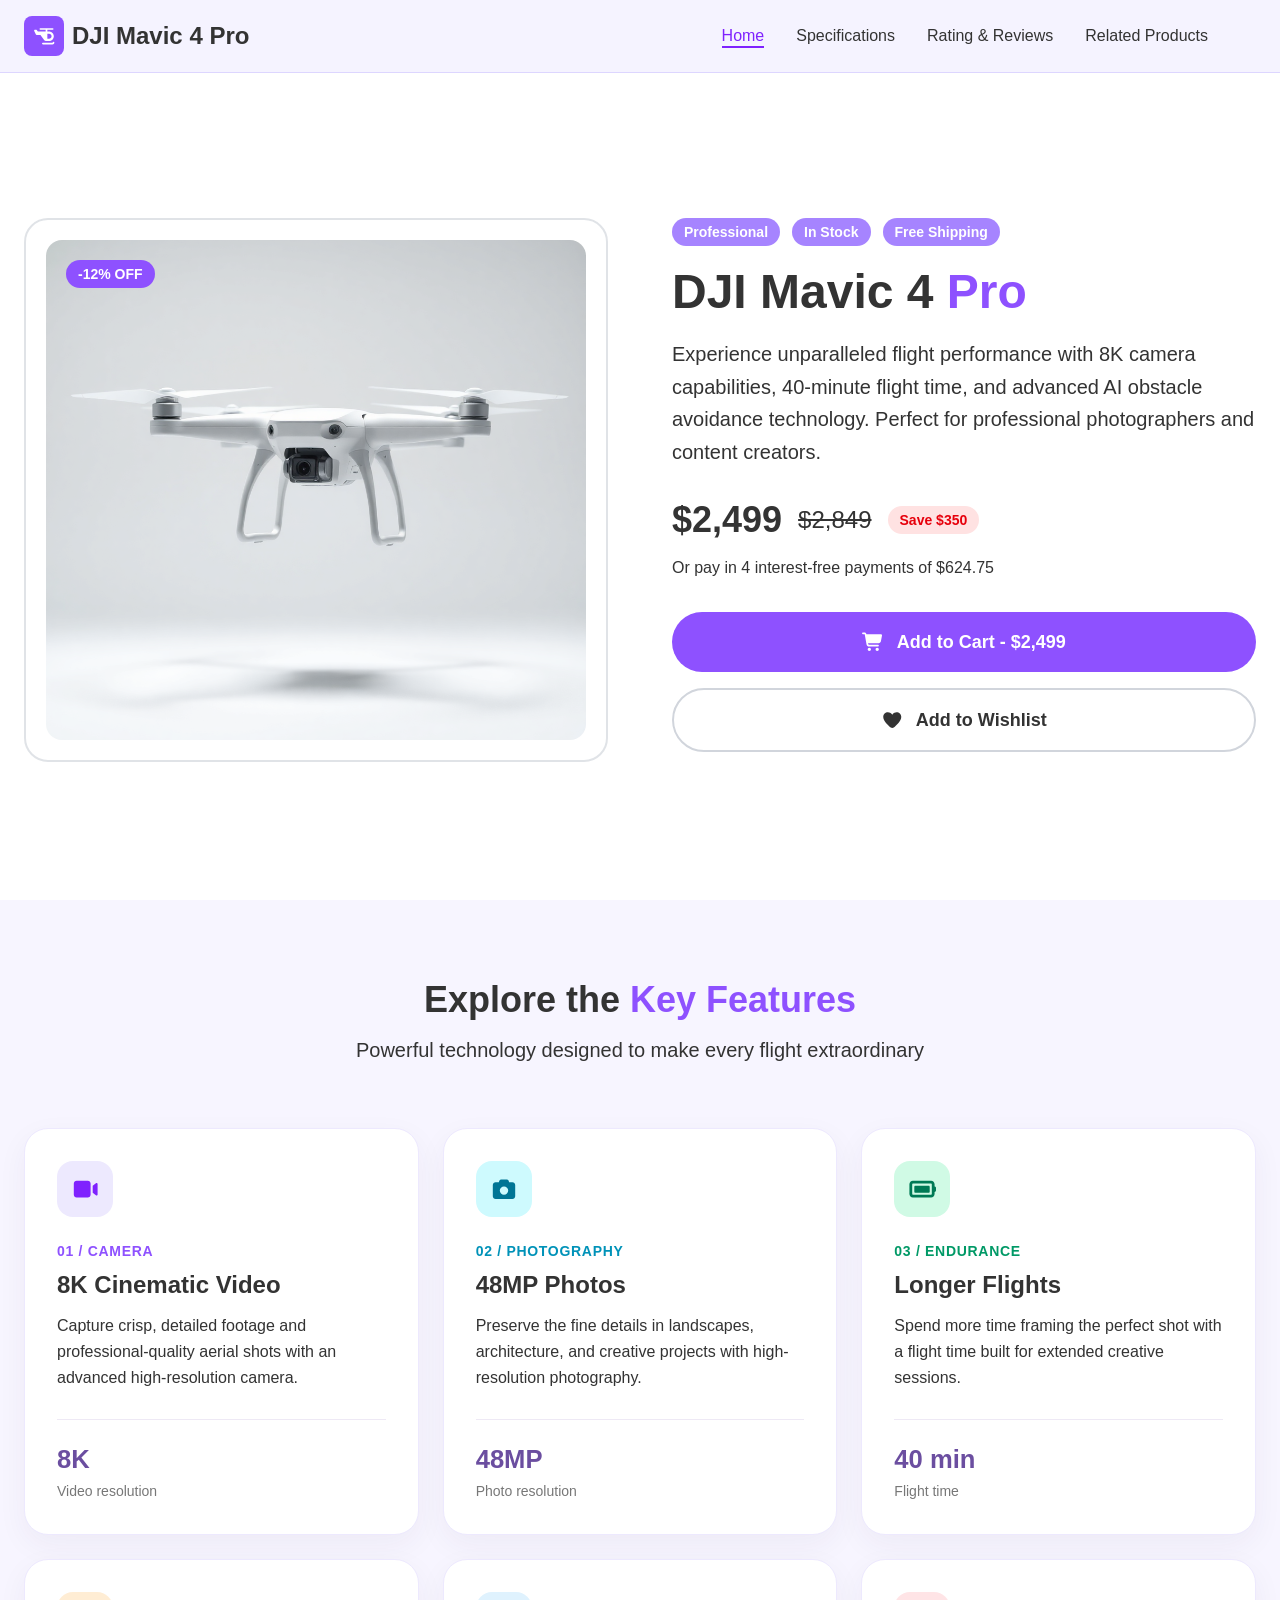
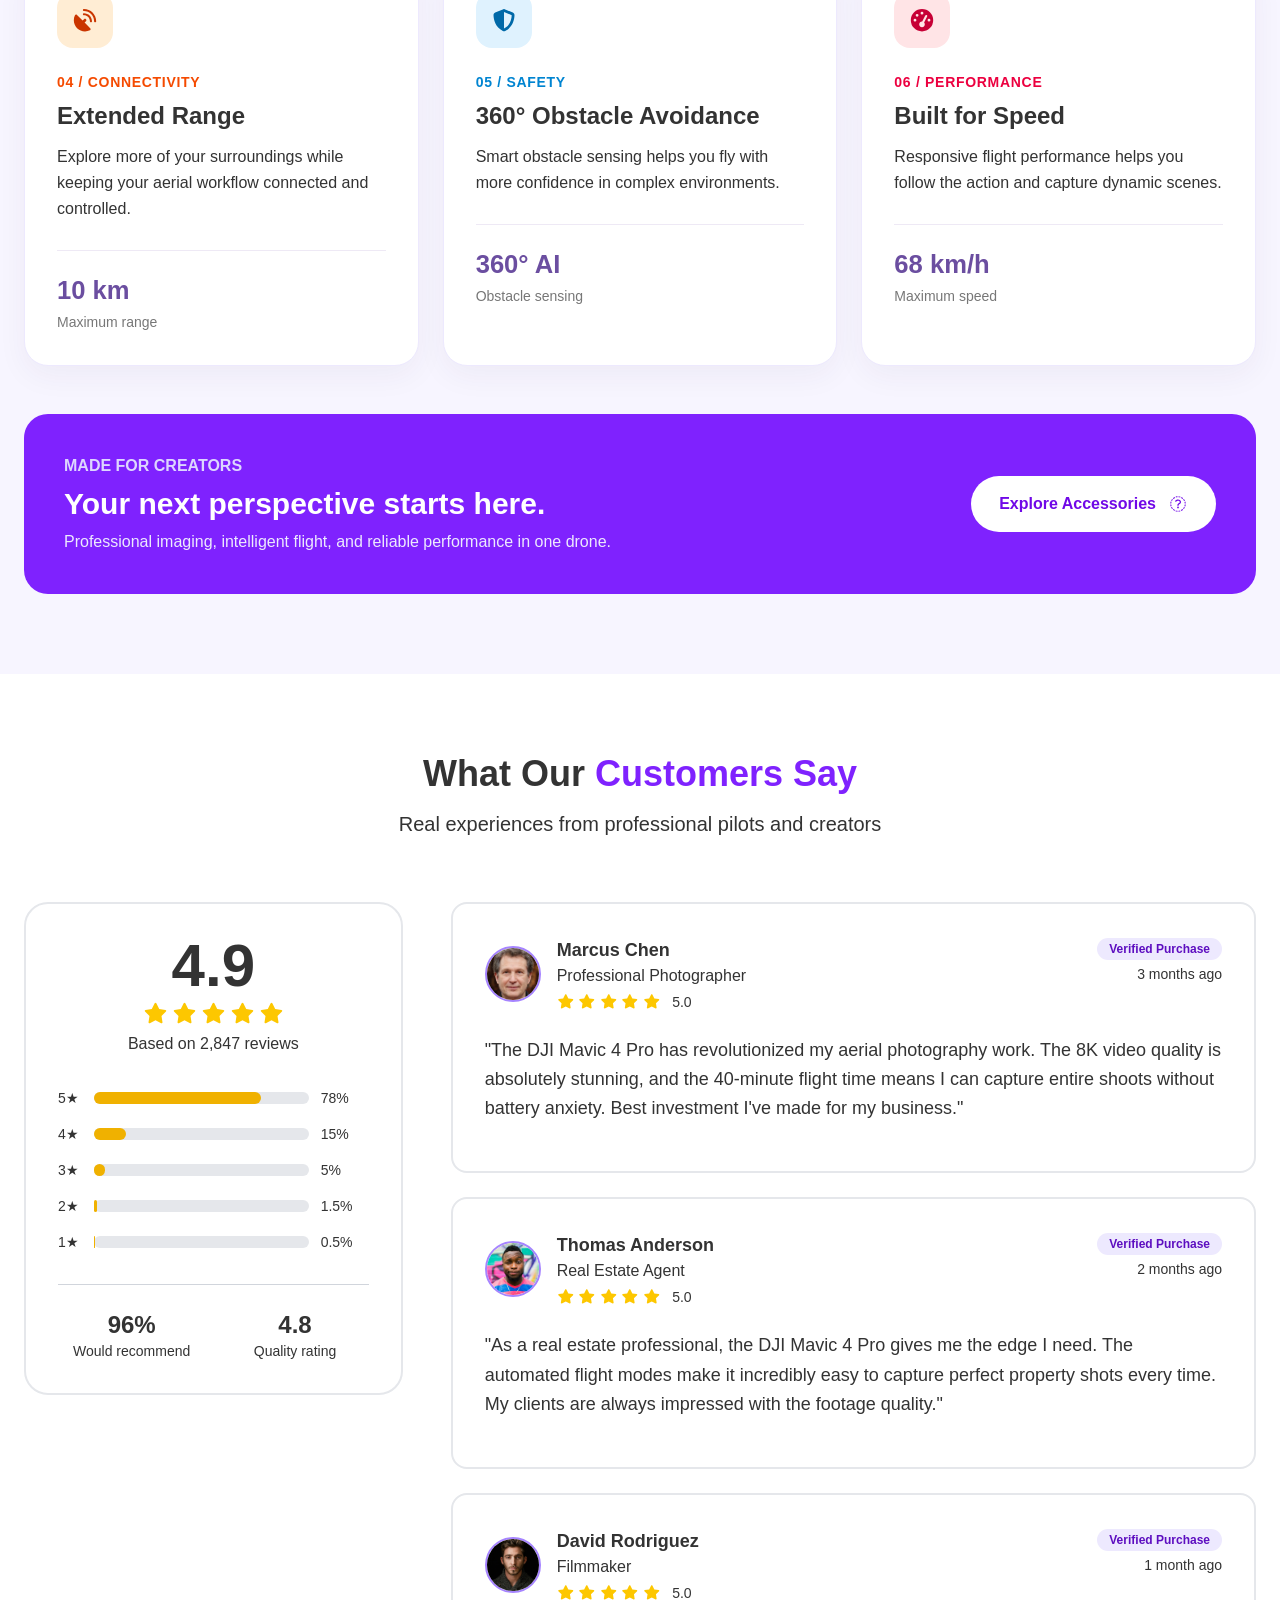
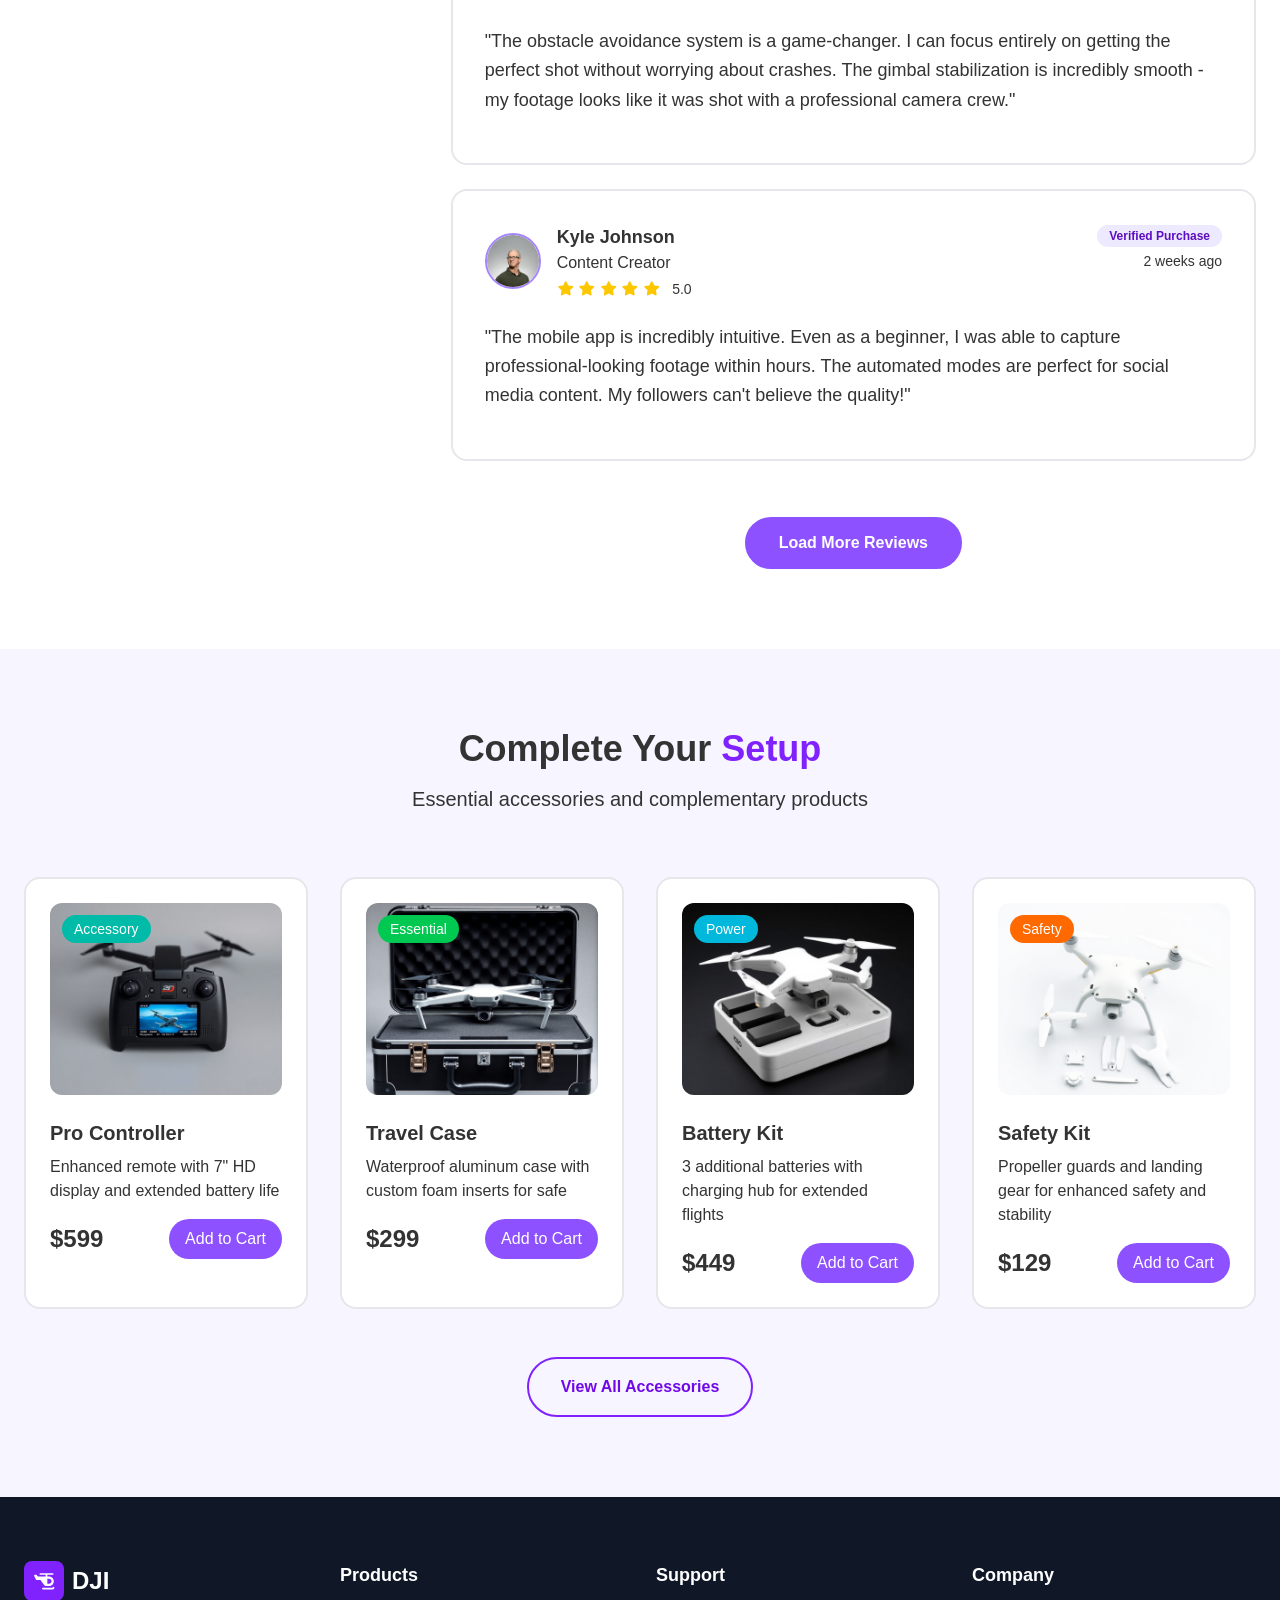
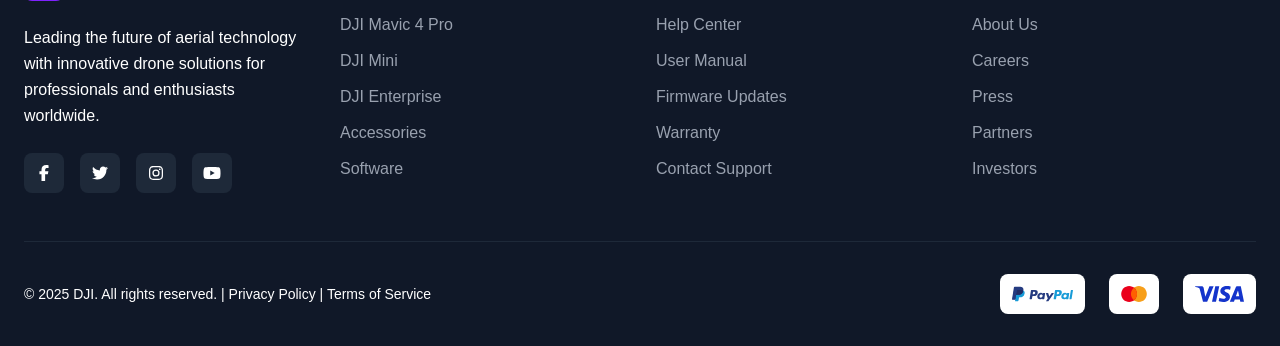
<file: images/DJI Mavic 4 Pro _ The Ultimate Drone.html>
<!DOCTYPE html>
<!-- saved from url=(0033)https://drone-mavic-4.vercel.app/ -->
<html class="fontawesome-i2svg-active fontawesome-i2svg-complete"><head><meta http-equiv="Content-Type" content="text/html; charset=UTF-8">
    
    <title>DJI Mavic 4 Pro | The Ultimate Drone</title>
    <style type="text/css">:root, :host {
  --fa-font-solid: normal 900 1em/1 "Font Awesome 7 Free";
  --fa-font-regular: normal 400 1em/1 "Font Awesome 7 Free";
  --fa-font-light: normal 300 1em/1 "Font Awesome 7 Pro";
  --fa-font-thin: normal 100 1em/1 "Font Awesome 7 Pro";
  --fa-font-duotone: normal 900 1em/1 "Font Awesome 7 Duotone";
  --fa-font-duotone-regular: normal 400 1em/1 "Font Awesome 7 Duotone";
  --fa-font-duotone-light: normal 300 1em/1 "Font Awesome 7 Duotone";
  --fa-font-duotone-thin: normal 100 1em/1 "Font Awesome 7 Duotone";
  --fa-font-brands: normal 400 1em/1 "Font Awesome 7 Brands";
  --fa-font-sharp-solid: normal 900 1em/1 "Font Awesome 7 Sharp";
  --fa-font-sharp-regular: normal 400 1em/1 "Font Awesome 7 Sharp";
  --fa-font-sharp-light: normal 300 1em/1 "Font Awesome 7 Sharp";
  --fa-font-sharp-thin: normal 100 1em/1 "Font Awesome 7 Sharp";
  --fa-font-sharp-duotone-solid: normal 900 1em/1 "Font Awesome 7 Sharp Duotone";
  --fa-font-sharp-duotone-regular: normal 400 1em/1 "Font Awesome 7 Sharp Duotone";
  --fa-font-sharp-duotone-light: normal 300 1em/1 "Font Awesome 7 Sharp Duotone";
  --fa-font-sharp-duotone-thin: normal 100 1em/1 "Font Awesome 7 Sharp Duotone";
  --fa-font-slab-regular: normal 400 1em/1 "Font Awesome 7 Slab";
  --fa-font-slab-press-regular: normal 400 1em/1 "Font Awesome 7 Slab Press";
  --fa-font-whiteboard-semibold: normal 600 1em/1 "Font Awesome 7 Whiteboard";
  --fa-font-thumbprint-light: normal 300 1em/1 "Font Awesome 7 Thumbprint";
  --fa-font-notdog-solid: normal 900 1em/1 "Font Awesome 7 Notdog";
  --fa-font-notdog-duo-solid: normal 900 1em/1 "Font Awesome 7 Notdog Duo";
  --fa-font-etch-solid: normal 900 1em/1 "Font Awesome 7 Etch";
  --fa-font-jelly-regular: normal 400 1em/1 "Font Awesome 7 Jelly";
  --fa-font-jelly-fill-regular: normal 400 1em/1 "Font Awesome 7 Jelly Fill";
  --fa-font-jelly-duo-regular: normal 400 1em/1 "Font Awesome 7 Jelly Duo";
  --fa-font-chisel-regular: normal 400 1em/1 "Font Awesome 7 Chisel";
}

.svg-inline--fa {
  box-sizing: content-box;
  display: var(--fa-display, inline-block);
  height: 1em;
  overflow: visible;
  vertical-align: -0.125em;
  width: var(--fa-width, 1.25em);
}
.svg-inline--fa.fa-2xs {
  vertical-align: 0.1em;
}
.svg-inline--fa.fa-xs {
  vertical-align: 0em;
}
.svg-inline--fa.fa-sm {
  vertical-align: -0.0714285714em;
}
.svg-inline--fa.fa-lg {
  vertical-align: -0.2em;
}
.svg-inline--fa.fa-xl {
  vertical-align: -0.25em;
}
.svg-inline--fa.fa-2xl {
  vertical-align: -0.3125em;
}
.svg-inline--fa.fa-pull-left,
.svg-inline--fa .fa-pull-start {
  float: inline-start;
  margin-inline-end: var(--fa-pull-margin, 0.3em);
}
.svg-inline--fa.fa-pull-right,
.svg-inline--fa .fa-pull-end {
  float: inline-end;
  margin-inline-start: var(--fa-pull-margin, 0.3em);
}
.svg-inline--fa.fa-li {
  width: var(--fa-li-width, 2em);
  inset-inline-start: calc(-1 * var(--fa-li-width, 2em));
  inset-block-start: 0.25em; /* syncing vertical alignment with Web Font rendering */
}

.fa-layers-counter, .fa-layers-text {
  display: inline-block;
  position: absolute;
  text-align: center;
}

.fa-layers {
  display: inline-block;
  height: 1em;
  position: relative;
  text-align: center;
  vertical-align: -0.125em;
  width: var(--fa-width, 1.25em);
}
.fa-layers .svg-inline--fa {
  inset: 0;
  margin: auto;
  position: absolute;
  transform-origin: center center;
}

.fa-layers-text {
  left: 50%;
  top: 50%;
  transform: translate(-50%, -50%);
  transform-origin: center center;
}

.fa-layers-counter {
  background-color: var(--fa-counter-background-color, #ff253a);
  border-radius: var(--fa-counter-border-radius, 1em);
  box-sizing: border-box;
  color: var(--fa-inverse, #fff);
  line-height: var(--fa-counter-line-height, 1);
  max-width: var(--fa-counter-max-width, 5em);
  min-width: var(--fa-counter-min-width, 1.5em);
  overflow: hidden;
  padding: var(--fa-counter-padding, 0.25em 0.5em);
  right: var(--fa-right, 0);
  text-overflow: ellipsis;
  top: var(--fa-top, 0);
  transform: scale(var(--fa-counter-scale, 0.25));
  transform-origin: top right;
}

.fa-layers-bottom-right {
  bottom: var(--fa-bottom, 0);
  right: var(--fa-right, 0);
  top: auto;
  transform: scale(var(--fa-layers-scale, 0.25));
  transform-origin: bottom right;
}

.fa-layers-bottom-left {
  bottom: var(--fa-bottom, 0);
  left: var(--fa-left, 0);
  right: auto;
  top: auto;
  transform: scale(var(--fa-layers-scale, 0.25));
  transform-origin: bottom left;
}

.fa-layers-top-right {
  top: var(--fa-top, 0);
  right: var(--fa-right, 0);
  transform: scale(var(--fa-layers-scale, 0.25));
  transform-origin: top right;
}

.fa-layers-top-left {
  left: var(--fa-left, 0);
  right: auto;
  top: var(--fa-top, 0);
  transform: scale(var(--fa-layers-scale, 0.25));
  transform-origin: top left;
}

.fa-1x {
  font-size: 1em;
}

.fa-2x {
  font-size: 2em;
}

.fa-3x {
  font-size: 3em;
}

.fa-4x {
  font-size: 4em;
}

.fa-5x {
  font-size: 5em;
}

.fa-6x {
  font-size: 6em;
}

.fa-7x {
  font-size: 7em;
}

.fa-8x {
  font-size: 8em;
}

.fa-9x {
  font-size: 9em;
}

.fa-10x {
  font-size: 10em;
}

.fa-2xs {
  font-size: calc(10 / 16 * 1em); /* converts a 10px size into an em-based value that's relative to the scale's 16px base */
  line-height: calc(1 / 10 * 1em); /* sets the line-height of the icon back to that of it's parent */
  vertical-align: calc((6 / 10 - 0.375) * 1em); /* vertically centers the icon taking into account the surrounding text's descender */
}

.fa-xs {
  font-size: calc(12 / 16 * 1em); /* converts a 12px size into an em-based value that's relative to the scale's 16px base */
  line-height: calc(1 / 12 * 1em); /* sets the line-height of the icon back to that of it's parent */
  vertical-align: calc((6 / 12 - 0.375) * 1em); /* vertically centers the icon taking into account the surrounding text's descender */
}

.fa-sm {
  font-size: calc(14 / 16 * 1em); /* converts a 14px size into an em-based value that's relative to the scale's 16px base */
  line-height: calc(1 / 14 * 1em); /* sets the line-height of the icon back to that of it's parent */
  vertical-align: calc((6 / 14 - 0.375) * 1em); /* vertically centers the icon taking into account the surrounding text's descender */
}

.fa-lg {
  font-size: calc(20 / 16 * 1em); /* converts a 20px size into an em-based value that's relative to the scale's 16px base */
  line-height: calc(1 / 20 * 1em); /* sets the line-height of the icon back to that of it's parent */
  vertical-align: calc((6 / 20 - 0.375) * 1em); /* vertically centers the icon taking into account the surrounding text's descender */
}

.fa-xl {
  font-size: calc(24 / 16 * 1em); /* converts a 24px size into an em-based value that's relative to the scale's 16px base */
  line-height: calc(1 / 24 * 1em); /* sets the line-height of the icon back to that of it's parent */
  vertical-align: calc((6 / 24 - 0.375) * 1em); /* vertically centers the icon taking into account the surrounding text's descender */
}

.fa-2xl {
  font-size: calc(32 / 16 * 1em); /* converts a 32px size into an em-based value that's relative to the scale's 16px base */
  line-height: calc(1 / 32 * 1em); /* sets the line-height of the icon back to that of it's parent */
  vertical-align: calc((6 / 32 - 0.375) * 1em); /* vertically centers the icon taking into account the surrounding text's descender */
}

.fa-width-auto {
  --fa-width: auto;
}

.fa-fw,
.fa-width-fixed {
  --fa-width: 1.25em;
}

.fa-ul {
  list-style-type: none;
  margin-inline-start: var(--fa-li-margin, 2.5em);
  padding-inline-start: 0;
}
.fa-ul > li {
  position: relative;
}

.fa-li {
  inset-inline-start: calc(-1 * var(--fa-li-width, 2em));
  position: absolute;
  text-align: center;
  width: var(--fa-li-width, 2em);
  line-height: inherit;
}

/* Heads Up: Bordered Icons will not be supported in the future!
  - This feature will be deprecated in the next major release of Font Awesome (v8)!
  - You may continue to use it in this version *v7), but it will not be supported in Font Awesome v8.
*/
/* Notes:
* --@{v.$css-prefix}-border-width = 1/16 by default (to render as ~1px based on a 16px default font-size)
* --@{v.$css-prefix}-border-padding =
  ** 3/16 for vertical padding (to give ~2px of vertical whitespace around an icon considering it's vertical alignment)
  ** 4/16 for horizontal padding (to give ~4px of horizontal whitespace around an icon)
*/
.fa-border {
  border-color: var(--fa-border-color, #eee);
  border-radius: var(--fa-border-radius, 0.1em);
  border-style: var(--fa-border-style, solid);
  border-width: var(--fa-border-width, 0.0625em);
  box-sizing: var(--fa-border-box-sizing, content-box);
  padding: var(--fa-border-padding, 0.1875em 0.25em);
}

.fa-pull-left,
.fa-pull-start {
  float: inline-start;
  margin-inline-end: var(--fa-pull-margin, 0.3em);
}

.fa-pull-right,
.fa-pull-end {
  float: inline-end;
  margin-inline-start: var(--fa-pull-margin, 0.3em);
}

.fa-beat {
  animation-name: fa-beat;
  animation-delay: var(--fa-animation-delay, 0s);
  animation-direction: var(--fa-animation-direction, normal);
  animation-duration: var(--fa-animation-duration, 1s);
  animation-iteration-count: var(--fa-animation-iteration-count, infinite);
  animation-timing-function: var(--fa-animation-timing, ease-in-out);
}

.fa-bounce {
  animation-name: fa-bounce;
  animation-delay: var(--fa-animation-delay, 0s);
  animation-direction: var(--fa-animation-direction, normal);
  animation-duration: var(--fa-animation-duration, 1s);
  animation-iteration-count: var(--fa-animation-iteration-count, infinite);
  animation-timing-function: var(--fa-animation-timing, cubic-bezier(0.28, 0.84, 0.42, 1));
}

.fa-fade {
  animation-name: fa-fade;
  animation-delay: var(--fa-animation-delay, 0s);
  animation-direction: var(--fa-animation-direction, normal);
  animation-duration: var(--fa-animation-duration, 1s);
  animation-iteration-count: var(--fa-animation-iteration-count, infinite);
  animation-timing-function: var(--fa-animation-timing, cubic-bezier(0.4, 0, 0.6, 1));
}

.fa-beat-fade {
  animation-name: fa-beat-fade;
  animation-delay: var(--fa-animation-delay, 0s);
  animation-direction: var(--fa-animation-direction, normal);
  animation-duration: var(--fa-animation-duration, 1s);
  animation-iteration-count: var(--fa-animation-iteration-count, infinite);
  animation-timing-function: var(--fa-animation-timing, cubic-bezier(0.4, 0, 0.6, 1));
}

.fa-flip {
  animation-name: fa-flip;
  animation-delay: var(--fa-animation-delay, 0s);
  animation-direction: var(--fa-animation-direction, normal);
  animation-duration: var(--fa-animation-duration, 1s);
  animation-iteration-count: var(--fa-animation-iteration-count, infinite);
  animation-timing-function: var(--fa-animation-timing, ease-in-out);
}

.fa-shake {
  animation-name: fa-shake;
  animation-delay: var(--fa-animation-delay, 0s);
  animation-direction: var(--fa-animation-direction, normal);
  animation-duration: var(--fa-animation-duration, 1s);
  animation-iteration-count: var(--fa-animation-iteration-count, infinite);
  animation-timing-function: var(--fa-animation-timing, linear);
}

.fa-spin {
  animation-name: fa-spin;
  animation-delay: var(--fa-animation-delay, 0s);
  animation-direction: var(--fa-animation-direction, normal);
  animation-duration: var(--fa-animation-duration, 2s);
  animation-iteration-count: var(--fa-animation-iteration-count, infinite);
  animation-timing-function: var(--fa-animation-timing, linear);
}

.fa-spin-reverse {
  --fa-animation-direction: reverse;
}

.fa-pulse,
.fa-spin-pulse {
  animation-name: fa-spin;
  animation-direction: var(--fa-animation-direction, normal);
  animation-duration: var(--fa-animation-duration, 1s);
  animation-iteration-count: var(--fa-animation-iteration-count, infinite);
  animation-timing-function: var(--fa-animation-timing, steps(8));
}

@media (prefers-reduced-motion: reduce) {
  .fa-beat,
  .fa-bounce,
  .fa-fade,
  .fa-beat-fade,
  .fa-flip,
  .fa-pulse,
  .fa-shake,
  .fa-spin,
  .fa-spin-pulse {
    animation: none !important;
    transition: none !important;
  }
}
@keyframes fa-beat {
  0%, 90% {
    transform: scale(1);
  }
  45% {
    transform: scale(var(--fa-beat-scale, 1.25));
  }
}
@keyframes fa-bounce {
  0% {
    transform: scale(1, 1) translateY(0);
  }
  10% {
    transform: scale(var(--fa-bounce-start-scale-x, 1.1), var(--fa-bounce-start-scale-y, 0.9)) translateY(0);
  }
  30% {
    transform: scale(var(--fa-bounce-jump-scale-x, 0.9), var(--fa-bounce-jump-scale-y, 1.1)) translateY(var(--fa-bounce-height, -0.5em));
  }
  50% {
    transform: scale(var(--fa-bounce-land-scale-x, 1.05), var(--fa-bounce-land-scale-y, 0.95)) translateY(0);
  }
  57% {
    transform: scale(1, 1) translateY(var(--fa-bounce-rebound, -0.125em));
  }
  64% {
    transform: scale(1, 1) translateY(0);
  }
  100% {
    transform: scale(1, 1) translateY(0);
  }
}
@keyframes fa-fade {
  50% {
    opacity: var(--fa-fade-opacity, 0.4);
  }
}
@keyframes fa-beat-fade {
  0%, 100% {
    opacity: var(--fa-beat-fade-opacity, 0.4);
    transform: scale(1);
  }
  50% {
    opacity: 1;
    transform: scale(var(--fa-beat-fade-scale, 1.125));
  }
}
@keyframes fa-flip {
  50% {
    transform: rotate3d(var(--fa-flip-x, 0), var(--fa-flip-y, 1), var(--fa-flip-z, 0), var(--fa-flip-angle, -180deg));
  }
}
@keyframes fa-shake {
  0% {
    transform: rotate(-15deg);
  }
  4% {
    transform: rotate(15deg);
  }
  8%, 24% {
    transform: rotate(-18deg);
  }
  12%, 28% {
    transform: rotate(18deg);
  }
  16% {
    transform: rotate(-22deg);
  }
  20% {
    transform: rotate(22deg);
  }
  32% {
    transform: rotate(-12deg);
  }
  36% {
    transform: rotate(12deg);
  }
  40%, 100% {
    transform: rotate(0deg);
  }
}
@keyframes fa-spin {
  0% {
    transform: rotate(0deg);
  }
  100% {
    transform: rotate(360deg);
  }
}
.fa-rotate-90 {
  transform: rotate(90deg);
}

.fa-rotate-180 {
  transform: rotate(180deg);
}

.fa-rotate-270 {
  transform: rotate(270deg);
}

.fa-flip-horizontal {
  transform: scale(-1, 1);
}

.fa-flip-vertical {
  transform: scale(1, -1);
}

.fa-flip-both,
.fa-flip-horizontal.fa-flip-vertical {
  transform: scale(-1, -1);
}

.fa-rotate-by {
  transform: rotate(var(--fa-rotate-angle, 0));
}

.svg-inline--fa .fa-primary {
  fill: var(--fa-primary-color, currentColor);
  opacity: var(--fa-primary-opacity, 1);
}

.svg-inline--fa .fa-secondary {
  fill: var(--fa-secondary-color, currentColor);
  opacity: var(--fa-secondary-opacity, 0.4);
}

.svg-inline--fa.fa-swap-opacity .fa-primary {
  opacity: var(--fa-secondary-opacity, 0.4);
}

.svg-inline--fa.fa-swap-opacity .fa-secondary {
  opacity: var(--fa-primary-opacity, 1);
}

.svg-inline--fa mask .fa-primary,
.svg-inline--fa mask .fa-secondary {
  fill: black;
}

.svg-inline--fa.fa-inverse {
  fill: var(--fa-inverse, #fff);
}

.fa-stack {
  display: inline-block;
  height: 2em;
  line-height: 2em;
  position: relative;
  vertical-align: middle;
  width: 2.5em;
}

.fa-inverse {
  color: var(--fa-inverse, #fff);
}

.svg-inline--fa.fa-stack-1x {
  --fa-width: 1.25em;
  height: 1em;
  width: var(--fa-width);
}
.svg-inline--fa.fa-stack-2x {
  --fa-width: 2.5em;
  height: 2em;
  width: var(--fa-width);
}

.fa-stack-1x,
.fa-stack-2x {
  inset: 0;
  margin: auto;
  position: absolute;
  z-index: var(--fa-stack-z-index, auto);
}</style><link rel="icon" href="https://drone-mavic-4.vercel.app/favicon.png">
    <meta name="description" content="Experience the DJI Mavic 4 Pro, the ultimate drone for professional photographers and videographers. With 8K video, 48MP photos, and advanced AI features, it's designed to elevate your aerial photography and videography to new heights.">
    <meta name="viewport" content="width=device-width, initial-scale=1.0">
    <script type="module" crossorigin="" src="./DJI Mavic 4 Pro _ The Ultimate Drone_files/index-B_baSDad.js.download"></script>
    <link rel="stylesheet" crossorigin="" href="./DJI Mavic 4 Pro _ The Ultimate Drone_files/index-BwVKRl1e.css">
  </head>

  <body class="h-full text-base-content bg-body text-body-text" cz-shortcut-listen="true">
    <div>
      <header id="header" class="main-header fixed top-0 left-0 right-0 z-50 bg-violet-50 w-full transition-all duration-300 backdrop-blur-md border-b border-violet-200">
        <nav class="max-w-7xl mx-auto px-6 py-4">
          <div class="flex items-center justify-between">
            <div class="flex items-center space-x-2">
              <div class="w-10 h-10 bg-violet-500 rounded-lg flex items-center justify-center">
                <svg class="svg-inline--fa fa-helicopter text-lg text-white" data-prefix="fas" data-icon="helicopter" role="img" viewBox="0 0 576 512" aria-hidden="true" data-fa-i2svg=""><path fill="currentColor" d="M176 32c-13.3 0-24 10.7-24 24s10.7 24 24 24l152 0 0 48-220.8 0-32.8-39.4C69.9 83.2 63.1 80 56 80L24 80C15.7 80 8 84.3 3.6 91.4s-4.8 15.9-1.1 23.4l48 96C54.6 218.9 62.9 224 72 224l107.8 0 104 143.1c15.1 20.7 39.1 32.9 64.7 32.9l75.5 0c75.1 0 136-60.9 136-136S499.1 128 424 128l-48 0 0-48 152 0c13.3 0 24-10.7 24-24s-10.7-24-24-24L176 32zM376 192l48 0c39.8 0 72 32.2 72 72s-32.2 72-72 72l-48 0 0-144zM552 416c-13.3 0-24 10.7-24 24 0 4.4-3.6 8-8 8l-272 0c-13.3 0-24 10.7-24 24s10.7 24 24 24l272 0c30.9 0 56-25.1 56-56 0-13.3-10.7-24-24-24z"></path></svg><!-- <i class="fa-solid fa-helicopter text-white text-lg"></i> Font Awesome fontawesome.com -->
              </div>
              <span class="text-2xl font-bold">DJI Mavic 4 Pro</span>
            </div>

            <div class="hidden lg:flex items-center">
              <ul class="list-none p-0 m-0 space-x-8 flex mr-12">
                <li>
                  <a href="https://drone-mavic-4.vercel.app/#home" class="active font-medium cursor-pointer relative before:bg-violet-600 before:w-0 before:absolute before:h-0.5 before:-bottom-1 before:left-0 before:transition-[width] before:duration-300 hover:before:w-full">Home</a>
                </li>

                <li>
                  <a href="https://drone-mavic-4.vercel.app/#specifications" class="font-medium cursor-pointer relative hover:text-violet-600 transition-colors duration-300 before:bg-violet-600 before:w-0 before:absolute before:h-0.5 before:-bottom-1 before:left-0 before:transition-[width] before:duration-300 hover:before:w-full">Specifications</a>
                </li>
                <li>
                  <a href="https://drone-mavic-4.vercel.app/#customer-reviews" class="font-medium cursor-pointer relative hover:text-violet-600 transition-colors duration-300 before:bg-violet-600 before:w-0 before:absolute before:h-0.5 before:-bottom-1 before:left-0 before:transition-[width] before:duration-300 hover:before:w-full">Rating &amp; Reviews</a>
                </li>
                <li>
                  <a href="https://drone-mavic-4.vercel.app/#related-products" class="font-medium cursor-pointer relative hover:text-violet-600 transition-colors duration-300 before:bg-violet-600 before:w-0 before:absolute before:h-0.5 before:-bottom-1 before:left-0 before:transition-[width] before:duration-300 hover:before:w-full">Related Products</a>
                </li>
              </ul>
            </div>
          </div>
        </nav>
      </header>

      <main>
        <section id="home" class="flex justify-center items-center pt-44 pb-24 min-h-screen">
          <div class="max-w-7xl mx-auto px-6">
            <div class="grid lg:grid-cols-2 gap-16 items-start">
              <!-- Product Images -->
              <div class="space-y-6">
                <div class="relative rounded-3xl border-2 p-5 border-gray-400/30">
                  <img id="main-product-image" class="w-full h-[500px] object-cover rounded-2xl" src="./DJI Mavic 4 Pro _ The Ultimate Drone_files/hero-img-CYauTLx2.png" alt="professional white drone SkyPro X1 floating in clean studio lighting">

                  <div class="absolute top-10 left-10 bg-violet-500 text-white px-3 py-1 rounded-full text-sm font-bold">
                    -12% OFF
                  </div>
                </div>
              </div>

              <!-- Product Information -->
              <div class="space-y-8">
                <div class="space-y-4">
                  <div class="flex items-center space-x-3">
                    <span class="bg-violet-400 text-white px-3 py-1 rounded-full text-sm font-semibold">Professional</span>
                    <span class="bg-violet-400 text-white px-3 py-1 rounded-full text-sm font-semibold">In Stock</span>
                    <span class="bg-violet-400 text-white px-3 py-1 rounded-full text-sm font-semibold">Free Shipping</span>
                  </div>

                  <h1 class="text-5xl font-bold leading-tight">
                    DJI Mavic 4 <span class="text-violet-500">Pro</span>
                  </h1>

                  <p class="text-xl leading-relaxed">
                    Experience unparalleled flight performance with 8K camera
                    capabilities, 40-minute flight time, and advanced AI
                    obstacle avoidance technology. Perfect for professional
                    photographers and content creators.
                  </p>
                </div>

                <!-- Pricing -->
                <div class="space-y-4">
                  <div class="flex items-center space-x-4">
                    <span class="text-4xl font-bold">$2,499</span>
                    <span class="text-2xl line-through">$2,849</span>
                    <span class="bg-red-100 text-red-600 px-3 py-1 rounded-full text-sm font-bold">Save $350</span>
                  </div>
                  <p>Or pay in 4 interest-free payments of $624.75</p>
                </div>

                <!-- Quantity and Add to Cart -->
                <div class="space-y-6">
                  <div class="flex flex-col space-y-4">
                    <button class="bg-violet-500 cursor-pointer hover:scale-[1.03] transition-transform duration-200 text-white px-8 py-4 rounded-full text-lg font-bold flex items-center justify-center">
                      <svg class="svg-inline--fa fa-cart-shopping mr-3" data-prefix="fas" data-icon="cart-shopping" role="img" viewBox="0 0 640 512" aria-hidden="true" data-fa-i2svg=""><path fill="currentColor" d="M24-16C10.7-16 0-5.3 0 8S10.7 32 24 32l45.3 0c3.9 0 7.2 2.8 7.9 6.6l52.1 286.3c6.2 34.2 36 59.1 70.8 59.1L456 384c13.3 0 24-10.7 24-24s-10.7-24-24-24l-255.9 0c-11.6 0-21.5-8.3-23.6-19.7l-5.1-28.3 303.6 0c30.8 0 57.2-21.9 62.9-52.2L568.9 69.9C572.6 50.2 557.5 32 537.4 32l-412.7 0-.4-2c-4.8-26.6-28-46-55.1-46L24-16zM208 512a48 48 0 1 0 0-96 48 48 0 1 0 0 96zm224 0a48 48 0 1 0 0-96 48 48 0 1 0 0 96z"></path></svg><!-- <i class="fa-solid fa-shopping-cart mr-3"></i> Font Awesome fontawesome.com -->Add to Cart
                      - $2,499
                    </button>
                    <button class="border-2 border-gray-300 hover:scale-[1.03] transition-transform duration-200 cursor-pointer px-8 py-4 rounded-full text-lg font-semibold flex items-center justify-center">
                      <svg class="svg-inline--fa fa-heart mr-3" data-prefix="fas" data-icon="heart" role="img" viewBox="0 0 512 512" aria-hidden="true" data-fa-i2svg=""><path fill="currentColor" d="M241 87.1l15 20.7 15-20.7C296 52.5 336.2 32 378.9 32 452.4 32 512 91.6 512 165.1l0 2.6c0 112.2-139.9 242.5-212.9 298.2-12.4 9.4-27.6 14.1-43.1 14.1s-30.8-4.6-43.1-14.1C139.9 410.2 0 279.9 0 167.7l0-2.6C0 91.6 59.6 32 133.1 32 175.8 32 216 52.5 241 87.1z"></path></svg><!-- <i class="fa-solid fa-heart mr-3"></i> Font Awesome fontawesome.com -->Add to Wishlist
                    </button>
                  </div>
                </div>
              </div>
            </div>
          </div>
        </section>

        <section id="specifications" class="py-20 bg-violet-50/80">
          <div class="max-w-7xl mx-auto px-6">
            <div class="text-center mb-16">
              <h2 class="text-4xl font-bold mb-4">
                Explore the <span class="text-violet-500">Key Features</span>
              </h2>
              <p class="text-xl">
                Powerful technology designed to make every flight extraordinary
              </p>
            </div>

            <div class="grid sm:grid-cols-2 lg:grid-cols-3 gap-6">
              <article class="feature-card bg-white rounded-3xl p-8 border border-violet-100">
                <div class="feature-icon bg-violet-100 text-violet-600">
                  <svg class="svg-inline--fa fa-video" data-prefix="fas" data-icon="video" role="img" viewBox="0 0 576 512" aria-hidden="true" data-fa-i2svg=""><path fill="currentColor" d="M96 64c-35.3 0-64 28.7-64 64l0 256c0 35.3 28.7 64 64 64l256 0c35.3 0 64-28.7 64-64l0-256c0-35.3-28.7-64-64-64L96 64zM464 336l73.5 58.8c4.2 3.4 9.4 5.2 14.8 5.2 13.1 0 23.7-10.6 23.7-23.7l0-240.6c0-13.1-10.6-23.7-23.7-23.7-5.4 0-10.6 1.8-14.8 5.2L464 176 464 336z"></path></svg><!-- <i class="fa-solid fa-video"></i> Font Awesome fontawesome.com -->
                </div>
                <p class="text-sm font-semibold uppercase tracking-wider text-violet-500 mb-2">01 / Camera</p>
                <h3 class="text-2xl font-bold mb-3">8K Cinematic Video</h3>
                <p class="leading-relaxed">Capture crisp, detailed footage and professional-quality aerial shots with an advanced high-resolution camera.</p>
                <div class="feature-value"><span>8K</span><span>Video resolution</span></div>
              </article>

              <article class="feature-card bg-white rounded-3xl p-8 border border-violet-100">
                <div class="feature-icon bg-cyan-100 text-cyan-700">
                  <svg class="svg-inline--fa fa-camera" data-prefix="fas" data-icon="camera" role="img" viewBox="0 0 512 512" aria-hidden="true" data-fa-i2svg=""><path fill="currentColor" d="M149.1 64.8L138.7 96 64 96C28.7 96 0 124.7 0 160L0 416c0 35.3 28.7 64 64 64l384 0c35.3 0 64-28.7 64-64l0-256c0-35.3-28.7-64-64-64l-74.7 0-10.4-31.2C356.4 45.2 338.1 32 317.4 32L194.6 32c-20.7 0-39 13.2-45.5 32.8zM256 192a96 96 0 1 1 0 192 96 96 0 1 1 0-192z"></path></svg><!-- <i class="fa-solid fa-camera"></i> Font Awesome fontawesome.com -->
                </div>
                <p class="text-sm font-semibold uppercase tracking-wider text-cyan-600 mb-2">02 / Photography</p>
                <h3 class="text-2xl font-bold mb-3">48MP Photos</h3>
                <p class="leading-relaxed">Preserve the fine details in landscapes, architecture, and creative projects with high-resolution photography.</p>
                <div class="feature-value"><span>48MP</span><span>Photo resolution</span></div>
              </article>

              <article class="feature-card bg-white rounded-3xl p-8 border border-violet-100">
                <div class="feature-icon bg-emerald-100 text-emerald-700">
                  <svg class="svg-inline--fa fa-battery-full" data-prefix="fas" data-icon="battery-full" role="img" viewBox="0 0 640 512" aria-hidden="true" data-fa-i2svg=""><path fill="currentColor" d="M528 128c8.8 0 16 7.2 16 16l0 224c0 8.8-7.2 16-16 16l-416 0c-8.8 0-16-7.2-16-16l0-224c0-8.8 7.2-16 16-16l416 0zM112 64c-44.2 0-80 35.8-80 80l0 224c0 44.2 35.8 80 80 80l416 0c44.2 0 80-35.8 80-80l0-48c17.7 0 32-14.3 32-32l0-64c0-17.7-14.3-32-32-32l0-48c0-44.2-35.8-80-80-80L112 64zm56 112c-13.3 0-24 10.7-24 24l0 112c0 13.3 10.7 24 24 24l304 0c13.3 0 24-10.7 24-24l0-112c0-13.3-10.7-24-24-24l-304 0z"></path></svg><!-- <i class="fa-solid fa-battery-full"></i> Font Awesome fontawesome.com -->
                </div>
                <p class="text-sm font-semibold uppercase tracking-wider text-emerald-600 mb-2">03 / Endurance</p>
                <h3 class="text-2xl font-bold mb-3">Longer Flights</h3>
                <p class="leading-relaxed">Spend more time framing the perfect shot with a flight time built for extended creative sessions.</p>
                <div class="feature-value"><span>40 min</span><span>Flight time</span></div>
              </article>

              <article class="feature-card bg-white rounded-3xl p-8 border border-violet-100">
                <div class="feature-icon bg-orange-100 text-orange-700">
                  <svg class="svg-inline--fa fa-satellite-dish" data-prefix="fas" data-icon="satellite-dish" role="img" viewBox="0 0 512 512" aria-hidden="true" data-fa-i2svg=""><path fill="currentColor" d="M232 0c154.6 0 280 125.4 280 280 0 13.3-10.7 24-24 24s-24-10.7-24-24c0-128.1-103.9-232-232-232-13.3 0-24-10.7-24-24S218.7 0 232 0zM208 120c0-13.3 10.7-24 24-24 101.6 0 184 82.4 184 184 0 13.3-10.7 24-24 24s-24-10.7-24-24c0-75.1-60.9-136-136-136-13.3 0-24-10.7-24-24zM26.4 142.7c8.8-17.9 32.4-19.9 46.5-5.8l128.5 128.5 32-32c12.5-12.5 32.8-12.5 45.3 0s12.5 32.8 0 45.3l-32 32 128.5 128.5c14.1 14.1 12 37.6-5.8 46.5-34.2 16.9-72.6 26.4-113.3 26.4-141.4 0-256-114.6-256-256 0-40.7 9.5-79.2 26.4-113.3z"></path></svg><!-- <i class="fa-solid fa-satellite-dish"></i> Font Awesome fontawesome.com -->
                </div>
                <p class="text-sm font-semibold uppercase tracking-wider text-orange-600 mb-2">04 / Connectivity</p>
                <h3 class="text-2xl font-bold mb-3">Extended Range</h3>
                <p class="leading-relaxed">Explore more of your surroundings while keeping your aerial workflow connected and controlled.</p>
                <div class="feature-value"><span>10 km</span><span>Maximum range</span></div>
              </article>

              <article class="feature-card bg-white rounded-3xl p-8 border border-violet-100">
                <div class="feature-icon bg-sky-100 text-sky-700">
                  <svg class="svg-inline--fa fa-shield-halved" data-prefix="fas" data-icon="shield-halved" role="img" viewBox="0 0 512 512" aria-hidden="true" data-fa-i2svg=""><path fill="currentColor" d="M256 0c4.6 0 9.2 1 13.4 2.9L457.8 82.8c22 9.3 38.4 31 38.3 57.2-.5 99.2-41.3 280.7-213.6 363.2-16.7 8-36.1 8-52.8 0-172.4-82.5-213.1-264-213.6-363.2-.1-26.2 16.3-47.9 38.3-57.2L242.7 2.9C246.9 1 251.4 0 256 0zm0 66.8l0 378.1c138-66.8 175.1-214.8 176-303.4l-176-74.6 0 0z"></path></svg><!-- <i class="fa-solid fa-shield-halved"></i> Font Awesome fontawesome.com -->
                </div>
                <p class="text-sm font-semibold uppercase tracking-wider text-sky-600 mb-2">05 / Safety</p>
                <h3 class="text-2xl font-bold mb-3">360° Obstacle Avoidance</h3>
                <p class="leading-relaxed">Smart obstacle sensing helps you fly with more confidence in complex environments.</p>
                <div class="feature-value"><span>360° AI</span><span>Obstacle sensing</span></div>
              </article>

              <article class="feature-card bg-white rounded-3xl p-8 border border-violet-100">
                <div class="feature-icon bg-rose-100 text-rose-700">
                  <svg class="svg-inline--fa fa-gauge-high" data-prefix="fas" data-icon="gauge-high" role="img" viewBox="0 0 512 512" aria-hidden="true" data-fa-i2svg=""><path fill="currentColor" d="M0 256a256 256 0 1 1 512 0 256 256 0 1 1 -512 0zM288 96a32 32 0 1 0 -64 0 32 32 0 1 0 64 0zM256 416c35.3 0 64-28.7 64-64 0-16.2-6-31.1-16-42.3l69.5-138.9c5.9-11.9 1.1-26.3-10.7-32.2s-26.3-1.1-32.2 10.7L261.1 288.2c-1.7-.1-3.4-.2-5.1-.2-35.3 0-64 28.7-64 64s28.7 64 64 64zM176 144a32 32 0 1 0 -64 0 32 32 0 1 0 64 0zM96 288a32 32 0 1 0 0-64 32 32 0 1 0 0 64zm352-32a32 32 0 1 0 -64 0 32 32 0 1 0 64 0z"></path></svg><!-- <i class="fa-solid fa-gauge-high"></i> Font Awesome fontawesome.com -->
                </div>
                <p class="text-sm font-semibold uppercase tracking-wider text-rose-600 mb-2">06 / Performance</p>
                <h3 class="text-2xl font-bold mb-3">Built for Speed</h3>
                <p class="leading-relaxed">Responsive flight performance helps you follow the action and capture dynamic scenes.</p>
                <div class="feature-value"><span>68 km/h</span><span>Maximum speed</span></div>
              </article>
            </div>

            <div class="mt-12 rounded-3xl bg-violet-600 text-white p-8 md:p-10 flex flex-col md:flex-row items-center justify-between gap-6">
              <div>
                <p class="text-violet-200 font-semibold mb-2">MADE FOR CREATORS</p>
                <h3 class="text-2xl md:text-3xl font-bold mb-2">Your next perspective starts here.</h3>
                <p class="text-violet-100">Professional imaging, intelligent flight, and reliable performance in one drone.</p>
              </div>
              <a href="https://drone-mavic-4.vercel.app/#related-products" class="inline-flex shrink-0 items-center gap-3 bg-white text-violet-700 px-7 py-4 rounded-full font-bold hover:bg-violet-50 transition-colors">
                Explore Accessories <svg class="svg-inline--fa fa-arrow-right" data-prefix="fas" data-icon="arrow-right" role="img" viewBox="0 0 512 512" aria-hidden="true" data-fa-i2svg=""><g class="missing"><path fill="currentColor" d="M156.5,447.7l-12.6,29.5c-18.7-9.5-35.9-21.2-51.5-34.9l22.7-22.7C127.6,430.5,141.5,440,156.5,447.7z M40.6,272H8.5 c1.4,21.2,5.4,41.7,11.7,61.1L50,321.2C45.1,305.5,41.8,289,40.6,272z M40.6,240c1.4-18.8,5.2-37,11.1-54.1l-29.5-12.6 C14.7,194.3,10,216.7,8.5,240H40.6z M64.3,156.5c7.8-14.9,17.2-28.8,28.1-41.5L69.7,92.3c-13.7,15.6-25.5,32.8-34.9,51.5 L64.3,156.5z M397,419.6c-13.9,12-29.4,22.3-46.1,30.4l11.9,29.8c20.7-9.9,39.8-22.6,56.9-37.6L397,419.6z M115,92.4 c13.9-12,29.4-22.3,46.1-30.4l-11.9-29.8c-20.7,9.9-39.8,22.6-56.8,37.6L115,92.4z M447.7,355.5c-7.8,14.9-17.2,28.8-28.1,41.5 l22.7,22.7c13.7-15.6,25.5-32.9,34.9-51.5L447.7,355.5z M471.4,272c-1.4,18.8-5.2,37-11.1,54.1l29.5,12.6 c7.5-21.1,12.2-43.5,13.6-66.8H471.4z M321.2,462c-15.7,5-32.2,8.2-49.2,9.4v32.1c21.2-1.4,41.7-5.4,61.1-11.7L321.2,462z M240,471.4c-18.8-1.4-37-5.2-54.1-11.1l-12.6,29.5c21.1,7.5,43.5,12.2,66.8,13.6V471.4z M462,190.8c5,15.7,8.2,32.2,9.4,49.2h32.1 c-1.4-21.2-5.4-41.7-11.7-61.1L462,190.8z M92.4,397c-12-13.9-22.3-29.4-30.4-46.1l-29.8,11.9c9.9,20.7,22.6,39.8,37.6,56.9 L92.4,397z M272,40.6c18.8,1.4,36.9,5.2,54.1,11.1l12.6-29.5C317.7,14.7,295.3,10,272,8.5V40.6z M190.8,50 c15.7-5,32.2-8.2,49.2-9.4V8.5c-21.2,1.4-41.7,5.4-61.1,11.7L190.8,50z M442.3,92.3L419.6,115c12,13.9,22.3,29.4,30.5,46.1 l29.8-11.9C470,128.5,457.3,109.4,442.3,92.3z M397,92.4l22.7-22.7c-15.6-13.7-32.8-25.5-51.5-34.9l-12.6,29.5 C370.4,72.1,384.4,81.5,397,92.4z"></path><circle fill="currentColor" cx="256" cy="364" r="28"></circle><path fill="currentColor" opacity="1" d="M263.7,312h-16c-6.6,0-12-5.4-12-12c0-71,77.4-63.9,77.4-107.8c0-20-17.8-40.2-57.4-40.2c-29.1,0-44.3,9.6-59.2,28.7 c-3.9,5-11.1,6-16.2,2.4l-13.1-9.2c-5.6-3.9-6.9-11.8-2.6-17.2c21.2-27.2,46.4-44.7,91.2-44.7c52.3,0,97.4,29.8,97.4,80.2 c0,67.6-77.4,63.5-77.4,107.8C275.7,306.6,270.3,312,263.7,312z"></path></g></svg><!-- <i class="fa-solid fa-arrow-right"></i> Font Awesome fontawesome.com -->
              </a>
            </div>
          </div>
        </section>

        <section id="customer-reviews" class="py-20">
          <div class="max-w-7xl mx-auto px-6">
            <div class="text-center mb-16">
              <h2 class="text-4xl font-bold mb-4">
                What Our <span class="text-violet-600">Customers Say</span>
              </h2>
              <p class="text-xl">
                Real experiences from professional pilots and creators
              </p>
            </div>

            <div class="grid lg:grid-cols-3 gap-12">
              <!-- Reviews Summary -->
              <div class="lg:col-span-1">
                <div class="bg-white sticky top-8 p-8 rounded-3xl border-2 border-gray-200">
                  <div class="text-center mb-8">
                    <div class="text-6xl font-bold mb-2">4.9</div>
                    <div class="flex justify-center space-x-1 mb-2">
                      <svg class="svg-inline--fa fa-star text-xl text-yellow-400" data-prefix="fas" data-icon="star" role="img" viewBox="0 0 576 512" aria-hidden="true" data-fa-i2svg=""><path fill="currentColor" d="M309.5-18.9c-4.1-8-12.4-13.1-21.4-13.1s-17.3 5.1-21.4 13.1L193.1 125.3 33.2 150.7c-8.9 1.4-16.3 7.7-19.1 16.3s-.5 18 5.8 24.4l114.4 114.5-25.2 159.9c-1.4 8.9 2.3 17.9 9.6 23.2s16.9 6.1 25 2L288.1 417.6 432.4 491c8 4.1 17.7 3.3 25-2s11-14.2 9.6-23.2L441.7 305.9 556.1 191.4c6.4-6.4 8.6-15.8 5.8-24.4s-10.1-14.9-19.1-16.3L383 125.3 309.5-18.9z"></path></svg><!-- <i class="fa-solid fa-star text-yellow-400 text-xl"></i> Font Awesome fontawesome.com -->
                      <svg class="svg-inline--fa fa-star text-xl text-yellow-400" data-prefix="fas" data-icon="star" role="img" viewBox="0 0 576 512" aria-hidden="true" data-fa-i2svg=""><path fill="currentColor" d="M309.5-18.9c-4.1-8-12.4-13.1-21.4-13.1s-17.3 5.1-21.4 13.1L193.1 125.3 33.2 150.7c-8.9 1.4-16.3 7.7-19.1 16.3s-.5 18 5.8 24.4l114.4 114.5-25.2 159.9c-1.4 8.9 2.3 17.9 9.6 23.2s16.9 6.1 25 2L288.1 417.6 432.4 491c8 4.1 17.7 3.3 25-2s11-14.2 9.6-23.2L441.7 305.9 556.1 191.4c6.4-6.4 8.6-15.8 5.8-24.4s-10.1-14.9-19.1-16.3L383 125.3 309.5-18.9z"></path></svg><!-- <i class="fa-solid fa-star text-yellow-400 text-xl"></i> Font Awesome fontawesome.com -->
                      <svg class="svg-inline--fa fa-star text-xl text-yellow-400" data-prefix="fas" data-icon="star" role="img" viewBox="0 0 576 512" aria-hidden="true" data-fa-i2svg=""><path fill="currentColor" d="M309.5-18.9c-4.1-8-12.4-13.1-21.4-13.1s-17.3 5.1-21.4 13.1L193.1 125.3 33.2 150.7c-8.9 1.4-16.3 7.7-19.1 16.3s-.5 18 5.8 24.4l114.4 114.5-25.2 159.9c-1.4 8.9 2.3 17.9 9.6 23.2s16.9 6.1 25 2L288.1 417.6 432.4 491c8 4.1 17.7 3.3 25-2s11-14.2 9.6-23.2L441.7 305.9 556.1 191.4c6.4-6.4 8.6-15.8 5.8-24.4s-10.1-14.9-19.1-16.3L383 125.3 309.5-18.9z"></path></svg><!-- <i class="fa-solid fa-star text-yellow-400 text-xl"></i> Font Awesome fontawesome.com -->
                      <svg class="svg-inline--fa fa-star text-xl text-yellow-400" data-prefix="fas" data-icon="star" role="img" viewBox="0 0 576 512" aria-hidden="true" data-fa-i2svg=""><path fill="currentColor" d="M309.5-18.9c-4.1-8-12.4-13.1-21.4-13.1s-17.3 5.1-21.4 13.1L193.1 125.3 33.2 150.7c-8.9 1.4-16.3 7.7-19.1 16.3s-.5 18 5.8 24.4l114.4 114.5-25.2 159.9c-1.4 8.9 2.3 17.9 9.6 23.2s16.9 6.1 25 2L288.1 417.6 432.4 491c8 4.1 17.7 3.3 25-2s11-14.2 9.6-23.2L441.7 305.9 556.1 191.4c6.4-6.4 8.6-15.8 5.8-24.4s-10.1-14.9-19.1-16.3L383 125.3 309.5-18.9z"></path></svg><!-- <i class="fa-solid fa-star text-yellow-400 text-xl"></i> Font Awesome fontawesome.com -->
                      <svg class="svg-inline--fa fa-star text-xl text-yellow-400" data-prefix="fas" data-icon="star" role="img" viewBox="0 0 576 512" aria-hidden="true" data-fa-i2svg=""><path fill="currentColor" d="M309.5-18.9c-4.1-8-12.4-13.1-21.4-13.1s-17.3 5.1-21.4 13.1L193.1 125.3 33.2 150.7c-8.9 1.4-16.3 7.7-19.1 16.3s-.5 18 5.8 24.4l114.4 114.5-25.2 159.9c-1.4 8.9 2.3 17.9 9.6 23.2s16.9 6.1 25 2L288.1 417.6 432.4 491c8 4.1 17.7 3.3 25-2s11-14.2 9.6-23.2L441.7 305.9 556.1 191.4c6.4-6.4 8.6-15.8 5.8-24.4s-10.1-14.9-19.1-16.3L383 125.3 309.5-18.9z"></path></svg><!-- <i class="fa-solid fa-star text-yellow-400 text-xl"></i> Font Awesome fontawesome.com -->
                    </div>
                    <p class="font-medium">Based on 2,847 reviews</p>
                  </div>

                  <div class="space-y-4">
                    <div class="flex items-center space-x-3">
                      <span class="text-sm font-medium w-6">5★</span>
                      <div class="flex-1 bg-gray-200 rounded-full h-3">
                        <div class="bg-yellow-500 h-3 rounded-full" style="width: 78%"></div>
                      </div>
                      <span class="text-sm w-12">78%</span>
                    </div>
                    <div class="flex items-center space-x-3">
                      <span class="text-sm font-medium w-6">4★</span>
                      <div class="flex-1 bg-gray-200 rounded-full h-3">
                        <div class="bg-yellow-500 h-3 rounded-full" style="width: 15%"></div>
                      </div>
                      <span class="text-sm w-12">15%</span>
                    </div>
                    <div class="flex items-center space-x-3">
                      <span class="text-sm font-medium w-6">3★</span>
                      <div class="flex-1 bg-gray-200 rounded-full h-3">
                        <div class="bg-yellow-500 h-3 rounded-full" style="width: 5%"></div>
                      </div>
                      <span class="text-sm w-12">5%</span>
                    </div>
                    <div class="flex items-center space-x-3">
                      <span class="text-sm font-medium w-6">2★</span>
                      <div class="flex-1 bg-gray-200 rounded-full h-3">
                        <div class="bg-yellow-500 h-3 rounded-full" style="width: 1.5%"></div>
                      </div>
                      <span class="text-sm w-12">1.5%</span>
                    </div>
                    <div class="flex items-center space-x-3">
                      <span class="text-sm font-medium w-6">1★</span>
                      <div class="flex-1 bg-gray-200 rounded-full h-3">
                        <div class="bg-yellow-500 h-3 rounded-full" style="width: 0.5%"></div>
                      </div>
                      <span class="text-sm w-12">0.5%</span>
                    </div>
                  </div>

                  <div class="mt-8 pt-6 border-t border-gray-300">
                    <div class="grid grid-cols-2 gap-4 text-center">
                      <div>
                        <div class="text-2xl font-bold 0">96%</div>
                        <div class="text-sm">Would recommend</div>
                      </div>
                      <div>
                        <div class="text-2xl font-bold">4.8</div>
                        <div class="text-sm">Quality rating</div>
                      </div>
                    </div>
                  </div>
                </div>
              </div>

              <!-- Individual Reviews -->
              <div class="lg:col-span-2 space-y-6">
                <div class="bg-white p-8 rounded-2xl border-2 border-gray-200">
                  <div class="flex items-start justify-between mb-6">
                    <div class="flex items-center space-x-4">
                      <img src="./DJI Mavic 4 Pro _ The Ultimate Drone_files/avatar-1-DZTe_nEx.png" alt="Customer" class="w-14 h-14 rounded-full border-2 border-violet-400">
                      <div>
                        <h4 class="font-bold text-lg">Marcus Chen</h4>
                        <p class="">Professional Photographer</p>
                        <div class="flex items-center mt-1 space-x-1">
                          <svg class="svg-inline--fa fa-star text-sm text-yellow-400" data-prefix="fas" data-icon="star" role="img" viewBox="0 0 576 512" aria-hidden="true" data-fa-i2svg=""><path fill="currentColor" d="M309.5-18.9c-4.1-8-12.4-13.1-21.4-13.1s-17.3 5.1-21.4 13.1L193.1 125.3 33.2 150.7c-8.9 1.4-16.3 7.7-19.1 16.3s-.5 18 5.8 24.4l114.4 114.5-25.2 159.9c-1.4 8.9 2.3 17.9 9.6 23.2s16.9 6.1 25 2L288.1 417.6 432.4 491c8 4.1 17.7 3.3 25-2s11-14.2 9.6-23.2L441.7 305.9 556.1 191.4c6.4-6.4 8.6-15.8 5.8-24.4s-10.1-14.9-19.1-16.3L383 125.3 309.5-18.9z"></path></svg><!-- <i class="fa-solid fa-star text-yellow-400 text-sm"></i> Font Awesome fontawesome.com -->
                          <svg class="svg-inline--fa fa-star text-sm text-yellow-400" data-prefix="fas" data-icon="star" role="img" viewBox="0 0 576 512" aria-hidden="true" data-fa-i2svg=""><path fill="currentColor" d="M309.5-18.9c-4.1-8-12.4-13.1-21.4-13.1s-17.3 5.1-21.4 13.1L193.1 125.3 33.2 150.7c-8.9 1.4-16.3 7.7-19.1 16.3s-.5 18 5.8 24.4l114.4 114.5-25.2 159.9c-1.4 8.9 2.3 17.9 9.6 23.2s16.9 6.1 25 2L288.1 417.6 432.4 491c8 4.1 17.7 3.3 25-2s11-14.2 9.6-23.2L441.7 305.9 556.1 191.4c6.4-6.4 8.6-15.8 5.8-24.4s-10.1-14.9-19.1-16.3L383 125.3 309.5-18.9z"></path></svg><!-- <i class="fa-solid fa-star text-yellow-400 text-sm"></i> Font Awesome fontawesome.com -->
                          <svg class="svg-inline--fa fa-star text-sm text-yellow-400" data-prefix="fas" data-icon="star" role="img" viewBox="0 0 576 512" aria-hidden="true" data-fa-i2svg=""><path fill="currentColor" d="M309.5-18.9c-4.1-8-12.4-13.1-21.4-13.1s-17.3 5.1-21.4 13.1L193.1 125.3 33.2 150.7c-8.9 1.4-16.3 7.7-19.1 16.3s-.5 18 5.8 24.4l114.4 114.5-25.2 159.9c-1.4 8.9 2.3 17.9 9.6 23.2s16.9 6.1 25 2L288.1 417.6 432.4 491c8 4.1 17.7 3.3 25-2s11-14.2 9.6-23.2L441.7 305.9 556.1 191.4c6.4-6.4 8.6-15.8 5.8-24.4s-10.1-14.9-19.1-16.3L383 125.3 309.5-18.9z"></path></svg><!-- <i class="fa-solid fa-star text-yellow-400 text-sm"></i> Font Awesome fontawesome.com -->
                          <svg class="svg-inline--fa fa-star text-sm text-yellow-400" data-prefix="fas" data-icon="star" role="img" viewBox="0 0 576 512" aria-hidden="true" data-fa-i2svg=""><path fill="currentColor" d="M309.5-18.9c-4.1-8-12.4-13.1-21.4-13.1s-17.3 5.1-21.4 13.1L193.1 125.3 33.2 150.7c-8.9 1.4-16.3 7.7-19.1 16.3s-.5 18 5.8 24.4l114.4 114.5-25.2 159.9c-1.4 8.9 2.3 17.9 9.6 23.2s16.9 6.1 25 2L288.1 417.6 432.4 491c8 4.1 17.7 3.3 25-2s11-14.2 9.6-23.2L441.7 305.9 556.1 191.4c6.4-6.4 8.6-15.8 5.8-24.4s-10.1-14.9-19.1-16.3L383 125.3 309.5-18.9z"></path></svg><!-- <i class="fa-solid fa-star text-yellow-400 text-sm"></i> Font Awesome fontawesome.com -->
                          <svg class="svg-inline--fa fa-star text-sm text-yellow-400" data-prefix="fas" data-icon="star" role="img" viewBox="0 0 576 512" aria-hidden="true" data-fa-i2svg=""><path fill="currentColor" d="M309.5-18.9c-4.1-8-12.4-13.1-21.4-13.1s-17.3 5.1-21.4 13.1L193.1 125.3 33.2 150.7c-8.9 1.4-16.3 7.7-19.1 16.3s-.5 18 5.8 24.4l114.4 114.5-25.2 159.9c-1.4 8.9 2.3 17.9 9.6 23.2s16.9 6.1 25 2L288.1 417.6 432.4 491c8 4.1 17.7 3.3 25-2s11-14.2 9.6-23.2L441.7 305.9 556.1 191.4c6.4-6.4 8.6-15.8 5.8-24.4s-10.1-14.9-19.1-16.3L383 125.3 309.5-18.9z"></path></svg><!-- <i class="fa-solid fa-star text-yellow-400 text-sm"></i> Font Awesome fontawesome.com -->
                          <span class="text-sm ml-2">5.0</span>
                        </div>
                      </div>
                    </div>
                    <div class="text-right">
                      <span class="bg-violet-100 text-violet-800 px-3 py-1 rounded-full text-xs font-semibold">Verified Purchase</span>
                      <p class="text-sm mt-1">3 months ago</p>
                    </div>
                  </div>
                  <p class="leading-relaxed text-lg mb-4">
                    "The DJI Mavic 4 Pro has revolutionized my aerial
                    photography work. The 8K video quality is absolutely
                    stunning, and the 40-minute flight time means I can capture
                    entire shoots without battery anxiety. Best investment I've
                    made for my business."
                  </p>
                </div>

                <div class="bg-white p-8 rounded-2xl border-2 border-gray-200">
                  <div class="flex items-start justify-between mb-6">
                    <div class="flex items-center space-x-4">
                      <img src="./DJI Mavic 4 Pro _ The Ultimate Drone_files/avatar-2-DvihTPKl.jpg" alt="Customer" class="w-14 h-14 rounded-full border-2 border-violet-400">
                      <div>
                        <h4 class="font-bold text-lg">Thomas Anderson</h4>
                        <p>Real Estate Agent</p>
                        <div class="flex items-center mt-1 space-x-1">
                          <svg class="svg-inline--fa fa-star text-sm text-yellow-400" data-prefix="fas" data-icon="star" role="img" viewBox="0 0 576 512" aria-hidden="true" data-fa-i2svg=""><path fill="currentColor" d="M309.5-18.9c-4.1-8-12.4-13.1-21.4-13.1s-17.3 5.1-21.4 13.1L193.1 125.3 33.2 150.7c-8.9 1.4-16.3 7.7-19.1 16.3s-.5 18 5.8 24.4l114.4 114.5-25.2 159.9c-1.4 8.9 2.3 17.9 9.6 23.2s16.9 6.1 25 2L288.1 417.6 432.4 491c8 4.1 17.7 3.3 25-2s11-14.2 9.6-23.2L441.7 305.9 556.1 191.4c6.4-6.4 8.6-15.8 5.8-24.4s-10.1-14.9-19.1-16.3L383 125.3 309.5-18.9z"></path></svg><!-- <i class="fa-solid fa-star text-yellow-400 text-sm"></i> Font Awesome fontawesome.com -->
                          <svg class="svg-inline--fa fa-star text-sm text-yellow-400" data-prefix="fas" data-icon="star" role="img" viewBox="0 0 576 512" aria-hidden="true" data-fa-i2svg=""><path fill="currentColor" d="M309.5-18.9c-4.1-8-12.4-13.1-21.4-13.1s-17.3 5.1-21.4 13.1L193.1 125.3 33.2 150.7c-8.9 1.4-16.3 7.7-19.1 16.3s-.5 18 5.8 24.4l114.4 114.5-25.2 159.9c-1.4 8.9 2.3 17.9 9.6 23.2s16.9 6.1 25 2L288.1 417.6 432.4 491c8 4.1 17.7 3.3 25-2s11-14.2 9.6-23.2L441.7 305.9 556.1 191.4c6.4-6.4 8.6-15.8 5.8-24.4s-10.1-14.9-19.1-16.3L383 125.3 309.5-18.9z"></path></svg><!-- <i class="fa-solid fa-star text-yellow-400 text-sm"></i> Font Awesome fontawesome.com -->
                          <svg class="svg-inline--fa fa-star text-sm text-yellow-400" data-prefix="fas" data-icon="star" role="img" viewBox="0 0 576 512" aria-hidden="true" data-fa-i2svg=""><path fill="currentColor" d="M309.5-18.9c-4.1-8-12.4-13.1-21.4-13.1s-17.3 5.1-21.4 13.1L193.1 125.3 33.2 150.7c-8.9 1.4-16.3 7.7-19.1 16.3s-.5 18 5.8 24.4l114.4 114.5-25.2 159.9c-1.4 8.9 2.3 17.9 9.6 23.2s16.9 6.1 25 2L288.1 417.6 432.4 491c8 4.1 17.7 3.3 25-2s11-14.2 9.6-23.2L441.7 305.9 556.1 191.4c6.4-6.4 8.6-15.8 5.8-24.4s-10.1-14.9-19.1-16.3L383 125.3 309.5-18.9z"></path></svg><!-- <i class="fa-solid fa-star text-yellow-400 text-sm"></i> Font Awesome fontawesome.com -->
                          <svg class="svg-inline--fa fa-star text-sm text-yellow-400" data-prefix="fas" data-icon="star" role="img" viewBox="0 0 576 512" aria-hidden="true" data-fa-i2svg=""><path fill="currentColor" d="M309.5-18.9c-4.1-8-12.4-13.1-21.4-13.1s-17.3 5.1-21.4 13.1L193.1 125.3 33.2 150.7c-8.9 1.4-16.3 7.7-19.1 16.3s-.5 18 5.8 24.4l114.4 114.5-25.2 159.9c-1.4 8.9 2.3 17.9 9.6 23.2s16.9 6.1 25 2L288.1 417.6 432.4 491c8 4.1 17.7 3.3 25-2s11-14.2 9.6-23.2L441.7 305.9 556.1 191.4c6.4-6.4 8.6-15.8 5.8-24.4s-10.1-14.9-19.1-16.3L383 125.3 309.5-18.9z"></path></svg><!-- <i class="fa-solid fa-star text-yellow-400 text-sm"></i> Font Awesome fontawesome.com -->
                          <svg class="svg-inline--fa fa-star text-sm text-yellow-400" data-prefix="fas" data-icon="star" role="img" viewBox="0 0 576 512" aria-hidden="true" data-fa-i2svg=""><path fill="currentColor" d="M309.5-18.9c-4.1-8-12.4-13.1-21.4-13.1s-17.3 5.1-21.4 13.1L193.1 125.3 33.2 150.7c-8.9 1.4-16.3 7.7-19.1 16.3s-.5 18 5.8 24.4l114.4 114.5-25.2 159.9c-1.4 8.9 2.3 17.9 9.6 23.2s16.9 6.1 25 2L288.1 417.6 432.4 491c8 4.1 17.7 3.3 25-2s11-14.2 9.6-23.2L441.7 305.9 556.1 191.4c6.4-6.4 8.6-15.8 5.8-24.4s-10.1-14.9-19.1-16.3L383 125.3 309.5-18.9z"></path></svg><!-- <i class="fa-solid fa-star text-yellow-400 text-sm"></i> Font Awesome fontawesome.com -->
                          <span class="text-sm ml-2">5.0</span>
                        </div>
                      </div>
                    </div>
                    <div class="text-right">
                      <span class="bg-violet-100 text-violet-800 px-3 py-1 rounded-full text-xs font-semibold">Verified Purchase</span>
                      <p class="text-sm mt-1">2 months ago</p>
                    </div>
                  </div>
                  <p class="leading-relaxed text-lg mb-4">
                    "As a real estate professional, the DJI Mavic 4 Pro gives me
                    the edge I need. The automated flight modes make it
                    incredibly easy to capture perfect property shots every
                    time. My clients are always impressed with the footage
                    quality."
                  </p>
                </div>

                <div class="bg-white p-8 rounded-2xl border-2 border-gray-200">
                  <div class="flex items-start justify-between mb-6">
                    <div class="flex items-center space-x-4">
                      <img src="./DJI Mavic 4 Pro _ The Ultimate Drone_files/avatar-3-CwUcGkzI.jpg" alt="Customer" class="w-14 h-14 rounded-full border-2 border-violet-400">
                      <div>
                        <h4 class="font-bold text-lg">David Rodriguez</h4>
                        <p>Filmmaker</p>
                        <div class="flex items-center mt-1 space-x-1">
                          <svg class="svg-inline--fa fa-star text-sm text-yellow-400" data-prefix="fas" data-icon="star" role="img" viewBox="0 0 576 512" aria-hidden="true" data-fa-i2svg=""><path fill="currentColor" d="M309.5-18.9c-4.1-8-12.4-13.1-21.4-13.1s-17.3 5.1-21.4 13.1L193.1 125.3 33.2 150.7c-8.9 1.4-16.3 7.7-19.1 16.3s-.5 18 5.8 24.4l114.4 114.5-25.2 159.9c-1.4 8.9 2.3 17.9 9.6 23.2s16.9 6.1 25 2L288.1 417.6 432.4 491c8 4.1 17.7 3.3 25-2s11-14.2 9.6-23.2L441.7 305.9 556.1 191.4c6.4-6.4 8.6-15.8 5.8-24.4s-10.1-14.9-19.1-16.3L383 125.3 309.5-18.9z"></path></svg><!-- <i class="fa-solid fa-star text-yellow-400 text-sm"></i> Font Awesome fontawesome.com -->
                          <svg class="svg-inline--fa fa-star text-sm text-yellow-400" data-prefix="fas" data-icon="star" role="img" viewBox="0 0 576 512" aria-hidden="true" data-fa-i2svg=""><path fill="currentColor" d="M309.5-18.9c-4.1-8-12.4-13.1-21.4-13.1s-17.3 5.1-21.4 13.1L193.1 125.3 33.2 150.7c-8.9 1.4-16.3 7.7-19.1 16.3s-.5 18 5.8 24.4l114.4 114.5-25.2 159.9c-1.4 8.9 2.3 17.9 9.6 23.2s16.9 6.1 25 2L288.1 417.6 432.4 491c8 4.1 17.7 3.3 25-2s11-14.2 9.6-23.2L441.7 305.9 556.1 191.4c6.4-6.4 8.6-15.8 5.8-24.4s-10.1-14.9-19.1-16.3L383 125.3 309.5-18.9z"></path></svg><!-- <i class="fa-solid fa-star text-yellow-400 text-sm"></i> Font Awesome fontawesome.com -->
                          <svg class="svg-inline--fa fa-star text-sm text-yellow-400" data-prefix="fas" data-icon="star" role="img" viewBox="0 0 576 512" aria-hidden="true" data-fa-i2svg=""><path fill="currentColor" d="M309.5-18.9c-4.1-8-12.4-13.1-21.4-13.1s-17.3 5.1-21.4 13.1L193.1 125.3 33.2 150.7c-8.9 1.4-16.3 7.7-19.1 16.3s-.5 18 5.8 24.4l114.4 114.5-25.2 159.9c-1.4 8.9 2.3 17.9 9.6 23.2s16.9 6.1 25 2L288.1 417.6 432.4 491c8 4.1 17.7 3.3 25-2s11-14.2 9.6-23.2L441.7 305.9 556.1 191.4c6.4-6.4 8.6-15.8 5.8-24.4s-10.1-14.9-19.1-16.3L383 125.3 309.5-18.9z"></path></svg><!-- <i class="fa-solid fa-star text-yellow-400 text-sm"></i> Font Awesome fontawesome.com -->
                          <svg class="svg-inline--fa fa-star text-sm text-yellow-400" data-prefix="fas" data-icon="star" role="img" viewBox="0 0 576 512" aria-hidden="true" data-fa-i2svg=""><path fill="currentColor" d="M309.5-18.9c-4.1-8-12.4-13.1-21.4-13.1s-17.3 5.1-21.4 13.1L193.1 125.3 33.2 150.7c-8.9 1.4-16.3 7.7-19.1 16.3s-.5 18 5.8 24.4l114.4 114.5-25.2 159.9c-1.4 8.9 2.3 17.9 9.6 23.2s16.9 6.1 25 2L288.1 417.6 432.4 491c8 4.1 17.7 3.3 25-2s11-14.2 9.6-23.2L441.7 305.9 556.1 191.4c6.4-6.4 8.6-15.8 5.8-24.4s-10.1-14.9-19.1-16.3L383 125.3 309.5-18.9z"></path></svg><!-- <i class="fa-solid fa-star text-yellow-400 text-sm"></i> Font Awesome fontawesome.com -->
                          <svg class="svg-inline--fa fa-star text-sm text-yellow-400" data-prefix="fas" data-icon="star" role="img" viewBox="0 0 576 512" aria-hidden="true" data-fa-i2svg=""><path fill="currentColor" d="M309.5-18.9c-4.1-8-12.4-13.1-21.4-13.1s-17.3 5.1-21.4 13.1L193.1 125.3 33.2 150.7c-8.9 1.4-16.3 7.7-19.1 16.3s-.5 18 5.8 24.4l114.4 114.5-25.2 159.9c-1.4 8.9 2.3 17.9 9.6 23.2s16.9 6.1 25 2L288.1 417.6 432.4 491c8 4.1 17.7 3.3 25-2s11-14.2 9.6-23.2L441.7 305.9 556.1 191.4c6.4-6.4 8.6-15.8 5.8-24.4s-10.1-14.9-19.1-16.3L383 125.3 309.5-18.9z"></path></svg><!-- <i class="fa-solid fa-star text-yellow-400 text-sm"></i> Font Awesome fontawesome.com -->
                          <span class="text-sm ml-2">5.0</span>
                        </div>
                      </div>
                    </div>
                    <div class="text-right">
                      <span class="bg-violet-100 text-violet-800 px-3 py-1 rounded-full text-xs font-semibold">Verified Purchase</span>
                      <p class="text-sm mt-1">1 month ago</p>
                    </div>
                  </div>
                  <p class="leading-relaxed text-lg mb-4">
                    "The obstacle avoidance system is a game-changer. I can
                    focus entirely on getting the perfect shot without worrying
                    about crashes. The gimbal stabilization is incredibly smooth
                    - my footage looks like it was shot with a professional
                    camera crew."
                  </p>
                </div>

                <div class="bg-white p-8 rounded-2xl border-2 border-gray-200">
                  <div class="flex items-start justify-between mb-6">
                    <div class="flex items-center space-x-4">
                      <img src="./DJI Mavic 4 Pro _ The Ultimate Drone_files/avatar-4-CDQD_dyw.jpg" alt="Customer" class="w-14 h-14 rounded-full border-2 border-violet-400">
                      <div>
                        <h4 class="font-bold text-lg">Kyle Johnson</h4>
                        <p>Content Creator</p>
                        <div class="flex items-center mt-1 space-x-1">
                          <svg class="svg-inline--fa fa-star text-sm text-yellow-400" data-prefix="fas" data-icon="star" role="img" viewBox="0 0 576 512" aria-hidden="true" data-fa-i2svg=""><path fill="currentColor" d="M309.5-18.9c-4.1-8-12.4-13.1-21.4-13.1s-17.3 5.1-21.4 13.1L193.1 125.3 33.2 150.7c-8.9 1.4-16.3 7.7-19.1 16.3s-.5 18 5.8 24.4l114.4 114.5-25.2 159.9c-1.4 8.9 2.3 17.9 9.6 23.2s16.9 6.1 25 2L288.1 417.6 432.4 491c8 4.1 17.7 3.3 25-2s11-14.2 9.6-23.2L441.7 305.9 556.1 191.4c6.4-6.4 8.6-15.8 5.8-24.4s-10.1-14.9-19.1-16.3L383 125.3 309.5-18.9z"></path></svg><!-- <i class="fa-solid fa-star text-yellow-400 text-sm"></i> Font Awesome fontawesome.com -->
                          <svg class="svg-inline--fa fa-star text-sm text-yellow-400" data-prefix="fas" data-icon="star" role="img" viewBox="0 0 576 512" aria-hidden="true" data-fa-i2svg=""><path fill="currentColor" d="M309.5-18.9c-4.1-8-12.4-13.1-21.4-13.1s-17.3 5.1-21.4 13.1L193.1 125.3 33.2 150.7c-8.9 1.4-16.3 7.7-19.1 16.3s-.5 18 5.8 24.4l114.4 114.5-25.2 159.9c-1.4 8.9 2.3 17.9 9.6 23.2s16.9 6.1 25 2L288.1 417.6 432.4 491c8 4.1 17.7 3.3 25-2s11-14.2 9.6-23.2L441.7 305.9 556.1 191.4c6.4-6.4 8.6-15.8 5.8-24.4s-10.1-14.9-19.1-16.3L383 125.3 309.5-18.9z"></path></svg><!-- <i class="fa-solid fa-star text-yellow-400 text-sm"></i> Font Awesome fontawesome.com -->
                          <svg class="svg-inline--fa fa-star text-sm text-yellow-400" data-prefix="fas" data-icon="star" role="img" viewBox="0 0 576 512" aria-hidden="true" data-fa-i2svg=""><path fill="currentColor" d="M309.5-18.9c-4.1-8-12.4-13.1-21.4-13.1s-17.3 5.1-21.4 13.1L193.1 125.3 33.2 150.7c-8.9 1.4-16.3 7.7-19.1 16.3s-.5 18 5.8 24.4l114.4 114.5-25.2 159.9c-1.4 8.9 2.3 17.9 9.6 23.2s16.9 6.1 25 2L288.1 417.6 432.4 491c8 4.1 17.7 3.3 25-2s11-14.2 9.6-23.2L441.7 305.9 556.1 191.4c6.4-6.4 8.6-15.8 5.8-24.4s-10.1-14.9-19.1-16.3L383 125.3 309.5-18.9z"></path></svg><!-- <i class="fa-solid fa-star text-yellow-400 text-sm"></i> Font Awesome fontawesome.com -->
                          <svg class="svg-inline--fa fa-star text-sm text-yellow-400" data-prefix="fas" data-icon="star" role="img" viewBox="0 0 576 512" aria-hidden="true" data-fa-i2svg=""><path fill="currentColor" d="M309.5-18.9c-4.1-8-12.4-13.1-21.4-13.1s-17.3 5.1-21.4 13.1L193.1 125.3 33.2 150.7c-8.9 1.4-16.3 7.7-19.1 16.3s-.5 18 5.8 24.4l114.4 114.5-25.2 159.9c-1.4 8.9 2.3 17.9 9.6 23.2s16.9 6.1 25 2L288.1 417.6 432.4 491c8 4.1 17.7 3.3 25-2s11-14.2 9.6-23.2L441.7 305.9 556.1 191.4c6.4-6.4 8.6-15.8 5.8-24.4s-10.1-14.9-19.1-16.3L383 125.3 309.5-18.9z"></path></svg><!-- <i class="fa-solid fa-star text-yellow-400 text-sm"></i> Font Awesome fontawesome.com -->
                          <svg class="svg-inline--fa fa-star text-sm text-yellow-400" data-prefix="fas" data-icon="star" role="img" viewBox="0 0 576 512" aria-hidden="true" data-fa-i2svg=""><path fill="currentColor" d="M309.5-18.9c-4.1-8-12.4-13.1-21.4-13.1s-17.3 5.1-21.4 13.1L193.1 125.3 33.2 150.7c-8.9 1.4-16.3 7.7-19.1 16.3s-.5 18 5.8 24.4l114.4 114.5-25.2 159.9c-1.4 8.9 2.3 17.9 9.6 23.2s16.9 6.1 25 2L288.1 417.6 432.4 491c8 4.1 17.7 3.3 25-2s11-14.2 9.6-23.2L441.7 305.9 556.1 191.4c6.4-6.4 8.6-15.8 5.8-24.4s-10.1-14.9-19.1-16.3L383 125.3 309.5-18.9z"></path></svg><!-- <i class="fa-solid fa-star text-yellow-400 text-sm"></i> Font Awesome fontawesome.com -->
                          <span class="text-sm ml-2">5.0</span>
                        </div>
                      </div>
                    </div>
                    <div class="text-right">
                      <span class="bg-violet-100 text-violet-800 px-3 py-1 rounded-full text-xs font-semibold">Verified Purchase</span>
                      <p class="text-sm mt-1">2 weeks ago</p>
                    </div>
                  </div>
                  <p class="leading-relaxed text-lg mb-4">
                    "The mobile app is incredibly intuitive. Even as a beginner,
                    I was able to capture professional-looking footage within
                    hours. The automated modes are perfect for social media
                    content. My followers can't believe the quality!"
                  </p>
                </div>

                <div class="text-center pt-8">
                  <button class="bg-violet-500 cursor-pointer border-2 border-violet-500 hover:bg-white hover:text-violet-600 hover:border-violet-600 transition-colors duration-200 text-white px-8 py-3 rounded-full font-semibold">
                    Load More Reviews
                  </button>
                </div>
              </div>
            </div>
          </div>
        </section>

        <section id="related-products" class="py-20 bg-violet-50/80">
          <div class="max-w-7xl mx-auto px-6">
            <div class="text-center mb-16">
              <h2 class="text-4xl font-bold mb-4">
                Complete Your <span class="text-violet-600">Setup</span>
              </h2>
              <p class="text-xl">
                Essential accessories and complementary products
              </p>
            </div>

            <div class="grid md:grid-cols-2 lg:grid-cols-4 gap-8">
              <div class="bg-white rounded-2xl p-6 border-2 border-gray-200 group">
                <div class="relative mb-6">
                  <img class="w-full h-48 object-cover rounded-xl group-hover:scale-105 transition-transform duration-300" src="./DJI Mavic 4 Pro _ The Ultimate Drone_files/related-products-1-D4JR6uDa.png" alt="professional drone remote controller with LCD screen, modern black design, studio photography">
                  <span class="absolute top-3 left-3 bg-teal-500 text-white px-3 py-1 rounded-full text-sm font-medium">Accessory</span>
                </div>
                <h3 class="text-xl font-bold mb-2">Pro Controller</h3>
                <p class="mb-4">
                  Enhanced remote with 7" HD display and extended battery life
                </p>
                <div class="flex items-center justify-between">
                  <span class="text-2xl font-bold">$599</span>
                  <button class="cursor-pointer bg-violet-500 text-white px-4 py-2 rounded-full">
                    Add to Cart
                  </button>
                </div>
              </div>

              <div class="bg-white rounded-2xl p-6 border-2 border-gray-200 group">
                <div class="relative mb-6">
                  <img class="w-full h-48 object-cover rounded-xl group-hover:scale-105 transition-transform duration-300" src="./DJI Mavic 4 Pro _ The Ultimate Drone_files/related-products-2-OSxMogX9.png" alt="drone carrying case professional black aluminum briefcase with foam padding, studio lighting">
                  <span class="absolute top-3 left-3 bg-green-500 text-white px-3 py-1 rounded-full text-sm font-medium">Essential</span>
                </div>
                <h3 class="text-xl font-bold mb-2">Travel Case</h3>
                <p class="mb-4">
                  Waterproof aluminum case with custom foam inserts for safe
                </p>
                <div class="flex items-center justify-between">
                  <span class="text-2xl font-bold">$299</span>
                  <button class="cursor-pointer bg-violet-500 text-white px-4 py-2 rounded-full">
                    Add to Cart
                  </button>
                </div>
              </div>

              <div class="bg-white rounded-2xl p-6 border-2 border-gray-200 group">
                <div class="relative mb-6">
                  <img class="w-full h-48 object-cover rounded-xl group-hover:scale-105 transition-transform duration-300" src="./DJI Mavic 4 Pro _ The Ultimate Drone_files/related-products-3-DDld9RDW.png" alt="drone battery pack set with charging hub, sleek white design, professional product photography">
                  <span class="absolute top-3 left-3 bg-cyan-500 text-white px-3 py-1 rounded-full text-sm font-medium">Power</span>
                </div>
                <h3 class="text-xl font-bold mb-2">Battery Kit</h3>
                <p class="mb-4">
                  3 additional batteries with charging hub for extended flights
                </p>
                <div class="flex items-center justify-between">
                  <span class="text-2xl font-bold">$449</span>
                  <button class="cursor-pointer bg-violet-500 text-white px-4 py-2 rounded-full">
                    Add to Cart
                  </button>
                </div>
              </div>

              <div class="bg-white rounded-2xl p-6 border-2 border-gray-200 group">
                <div class="relative mb-6">
                  <img class="w-full h-48 object-cover rounded-xl group-hover:scale-105 transition-transform duration-300" src="./DJI Mavic 4 Pro _ The Ultimate Drone_files/related-products-4-bI1kHqI6.png" alt="drone propeller guards and landing gear accessories, white plastic components, clean studio photography">
                  <span class="absolute top-3 left-3 bg-orange-500 text-white px-3 py-1 rounded-full text-sm font-medium">Safety</span>
                </div>
                <h3 class="text-xl font-bold mb-2">Safety Kit</h3>
                <p class="mb-4">
                  Propeller guards and landing gear for enhanced safety and
                  stability
                </p>
                <div class="flex items-center justify-between">
                  <span class="text-2xl font-bold">$129</span>
                  <button class="cursor-pointer bg-violet-500 text-white px-4 py-2 rounded-full">
                    Add to Cart
                  </button>
                </div>
              </div>
            </div>

            <div class="text-center mt-12">
              <button class="cursor-pointer hover:bg-violet-600 text-violet-700 hover:text-white transition-colors duration-200 px-8 py-4 rounded-full font-semibold border-2 border-violet-600">
                View All Accessories
              </button>
            </div>
          </div>
        </section>
      </main>

      <footer id="footer" class="bg-gray-900 text-white pt-16 pb-8">
        <div class="max-w-7xl mx-auto px-6">
          <div class="grid lg:grid-cols-4 md:grid-cols-2 gap-8 mb-12">
            <div class="space-y-6">
              <div class="flex items-center space-x-2">
                <div class="w-10 h-10 bg-violet-600 rounded-lg flex items-center justify-center">
                  <svg class="svg-inline--fa fa-helicopter text-lg text-white" data-prefix="fas" data-icon="helicopter" role="img" viewBox="0 0 576 512" aria-hidden="true" data-fa-i2svg=""><path fill="currentColor" d="M176 32c-13.3 0-24 10.7-24 24s10.7 24 24 24l152 0 0 48-220.8 0-32.8-39.4C69.9 83.2 63.1 80 56 80L24 80C15.7 80 8 84.3 3.6 91.4s-4.8 15.9-1.1 23.4l48 96C54.6 218.9 62.9 224 72 224l107.8 0 104 143.1c15.1 20.7 39.1 32.9 64.7 32.9l75.5 0c75.1 0 136-60.9 136-136S499.1 128 424 128l-48 0 0-48 152 0c13.3 0 24-10.7 24-24s-10.7-24-24-24L176 32zM376 192l48 0c39.8 0 72 32.2 72 72s-32.2 72-72 72l-48 0 0-144zM552 416c-13.3 0-24 10.7-24 24 0 4.4-3.6 8-8 8l-272 0c-13.3 0-24 10.7-24 24s10.7 24 24 24l272 0c30.9 0 56-25.1 56-56 0-13.3-10.7-24-24-24z"></path></svg><!-- <i class="fa-solid fa-helicopter text-white text-lg"></i> Font Awesome fontawesome.com -->
                </div>
                <span class="text-2xl font-bold">DJI</span>
              </div>
              <p class="leading-relaxed">
                Leading the future of aerial technology with innovative drone
                solutions for professionals and enthusiasts worldwide.
              </p>
              <div class="flex space-x-4">
                <span class="w-10 h-10 hover:bg-[#1877f2] hover:text-white transition-colors duration-200 bg-gray-800 rounded-lg flex items-center justify-center cursor-pointer">
                  <svg class="svg-inline--fa fa-facebook-f" data-prefix="fab" data-icon="facebook-f" role="img" viewBox="0 0 320 512" aria-hidden="true" data-fa-i2svg=""><path fill="currentColor" d="M80 299.3l0 212.7 116 0 0-212.7 86.5 0 18-97.8-104.5 0 0-34.6c0-51.7 20.3-71.5 72.7-71.5 16.3 0 29.4 .4 37 1.2l0-88.7C291.4 4 256.4 0 236.2 0 129.3 0 80 50.5 80 159.4l0 42.1-66 0 0 97.8 66 0z"></path></svg><!-- <i class="fab fa-facebook-f"></i> Font Awesome fontawesome.com -->
                </span>
                <span class="w-10 h-10 hover:bg-[#1da1f2] hover:text-white transition-colors duration-200 bg-gray-800 rounded-lg flex items-center justify-center cursor-pointer">
                  <svg class="svg-inline--fa fa-twitter" data-prefix="fab" data-icon="twitter" role="img" viewBox="0 0 512 512" aria-hidden="true" data-fa-i2svg=""><path fill="currentColor" d="M459.4 151.7c.3 4.5 .3 9.1 .3 13.6 0 138.7-105.6 298.6-298.6 298.6-59.5 0-114.7-17.2-161.1-47.1 8.4 1 16.6 1.3 25.3 1.3 49.1 0 94.2-16.6 130.3-44.8-46.1-1-84.8-31.2-98.1-72.8 6.5 1 13 1.6 19.8 1.6 9.4 0 18.8-1.3 27.6-3.6-48.1-9.7-84.1-52-84.1-103l0-1.3c14 7.8 30.2 12.7 47.4 13.3-28.3-18.8-46.8-51-46.8-87.4 0-19.5 5.2-37.4 14.3-53 51.7 63.7 129.3 105.3 216.4 109.8-1.6-7.8-2.6-15.9-2.6-24 0-57.8 46.8-104.9 104.9-104.9 30.2 0 57.5 12.7 76.7 33.1 23.7-4.5 46.5-13.3 66.6-25.3-7.8 24.4-24.4 44.8-46.1 57.8 21.1-2.3 41.6-8.1 60.4-16.2-14.3 20.8-32.2 39.3-52.6 54.3z"></path></svg><!-- <i class="fab fa-twitter"></i> Font Awesome fontawesome.com -->
                </span>
                <span class="w-10 h-10 hover:bg-[#E4405F] hover:text-white transition-colors duration-200 bg-gray-800 rounded-lg flex items-center justify-center cursor-pointer">
                  <svg class="svg-inline--fa fa-instagram" data-prefix="fab" data-icon="instagram" role="img" viewBox="0 0 448 512" aria-hidden="true" data-fa-i2svg=""><path fill="currentColor" d="M224.3 141a115 115 0 1 0 -.6 230 115 115 0 1 0 .6-230zm-.6 40.4a74.6 74.6 0 1 1 .6 149.2 74.6 74.6 0 1 1 -.6-149.2zm93.4-45.1a26.8 26.8 0 1 1 53.6 0 26.8 26.8 0 1 1 -53.6 0zm129.7 27.2c-1.7-35.9-9.9-67.7-36.2-93.9-26.2-26.2-58-34.4-93.9-36.2-37-2.1-147.9-2.1-184.9 0-35.8 1.7-67.6 9.9-93.9 36.1s-34.4 58-36.2 93.9c-2.1 37-2.1 147.9 0 184.9 1.7 35.9 9.9 67.7 36.2 93.9s58 34.4 93.9 36.2c37 2.1 147.9 2.1 184.9 0 35.9-1.7 67.7-9.9 93.9-36.2 26.2-26.2 34.4-58 36.2-93.9 2.1-37 2.1-147.8 0-184.8zM399 388c-7.8 19.6-22.9 34.7-42.6 42.6-29.5 11.7-99.5 9-132.1 9s-102.7 2.6-132.1-9c-19.6-7.8-34.7-22.9-42.6-42.6-11.7-29.5-9-99.5-9-132.1s-2.6-102.7 9-132.1c7.8-19.6 22.9-34.7 42.6-42.6 29.5-11.7 99.5-9 132.1-9s102.7-2.6 132.1 9c19.6 7.8 34.7 22.9 42.6 42.6 11.7 29.5 9 99.5 9 132.1s2.7 102.7-9 132.1z"></path></svg><!-- <i class="fab fa-instagram"></i> Font Awesome fontawesome.com -->
                </span>
                <span class="w-10 h-10 hover:bg-[#ff0000] hover:text-white transition-colors duration-200 bg-gray-800 rounded-lg flex items-center justify-center cursor-pointer">
                  <svg class="svg-inline--fa fa-youtube" data-prefix="fab" data-icon="youtube" role="img" viewBox="0 0 576 512" aria-hidden="true" data-fa-i2svg=""><path fill="currentColor" d="M549.7 124.1C543.5 100.4 524.9 81.8 501.4 75.5 458.9 64 288.1 64 288.1 64S117.3 64 74.7 75.5C51.2 81.8 32.7 100.4 26.4 124.1 15 167 15 256.4 15 256.4s0 89.4 11.4 132.3c6.3 23.6 24.8 41.5 48.3 47.8 42.6 11.5 213.4 11.5 213.4 11.5s170.8 0 213.4-11.5c23.5-6.3 42-24.2 48.3-47.8 11.4-42.9 11.4-132.3 11.4-132.3s0-89.4-11.4-132.3zM232.2 337.6l0-162.4 142.7 81.2-142.7 81.2z"></path></svg><!-- <i class="fab fa-youtube"></i> Font Awesome fontawesome.com -->
                </span>
              </div>
            </div>

            <div>
              <h3 class="text-lg font-semibold mb-6">Products</h3>
              <ul class="space-y-3 text-gray-400">
                <li>
                  <span class="cursor-pointer hover:text-white transition-colors duration-200">DJI Mavic 4 Pro</span>
                </li>
                <li>
                  <span class="cursor-pointer hover:text-white transition-colors duration-200">DJI Mini</span>
                </li>
                <li>
                  <span class="cursor-pointer hover:text-white transition-colors duration-200">DJI Enterprise</span>
                </li>
                <li>
                  <span class="cursor-pointer hover:text-white transition-colors duration-200">Accessories</span>
                </li>
                <li>
                  <span class="cursor-pointer hover:text-white transition-colors duration-200">Software</span>
                </li>
              </ul>
            </div>

            <div>
              <h3 class="text-lg font-semibold mb-6">Support</h3>
              <ul class="space-y-3 text-gray-400">
                <li>
                  <span class="cursor-pointer hover:text-white transition-colors duration-200">Help Center</span>
                </li>
                <li>
                  <span class="cursor-pointer hover:text-white transition-colors duration-200">User Manual</span>
                </li>
                <li>
                  <span class="cursor-pointer hover:text-white transition-colors duration-200">Firmware Updates</span>
                </li>
                <li>
                  <span class="cursor-pointer hover:text-white transition-colors duration-200">Warranty</span>
                </li>
                <li>
                  <span class="cursor-pointer hover:text-white transition-colors duration-200">Contact Support</span>
                </li>
              </ul>
            </div>

            <div>
              <h3 class="text-lg font-semibold mb-6">Company</h3>
              <ul class="space-y-3 text-gray-400">
                <li>
                  <span class="cursor-pointer hover:text-white transition-colors duration-200">About Us</span>
                </li>
                <li>
                  <span class="cursor-pointer hover:text-white transition-colors duration-200">Careers</span>
                </li>
                <li>
                  <span class="cursor-pointer hover:text-white transition-colors duration-200">Press</span>
                </li>
                <li>
                  <span class="cursor-pointer hover:text-white transition-colors duration-200">Partners</span>
                </li>
                <li>
                  <span class="cursor-pointer hover:text-white transition-colors duration-200">Investors</span>
                </li>
              </ul>
            </div>
          </div>

          <div class="border-t border-gray-800 pt-8 flex flex-col md:flex-row justify-between items-center">
            <p class="text-sm">
              © 2025 DJI. All rights reserved. | Privacy Policy | Terms of
              Service
            </p>
            <div class="flex items-center space-x-6 mt-4 md:mt-0">
              <div class="payment-option bg-white p-3 rounded-lg">
                <img src="data:image/svg+xml,%3csvg%20height='665'%20viewBox='-.02682843%200%20123.63183286%2030.17842908'%20width='2500'%20xmlns='http://www.w3.org/2000/svg'%3e%3cpath%20d='m46.211%206.749h-6.839a.95.95%200%200%200%20-.939.802l-2.766%2017.537a.57.57%200%200%200%20.564.658h3.265a.95.95%200%200%200%20.939-.803l.746-4.73a.95.95%200%200%201%20.938-.803h2.165c4.505%200%207.105-2.18%207.784-6.5.306-1.89.013-3.375-.872-4.415-.972-1.142-2.696-1.746-4.985-1.746zm.789%206.405c-.374%202.454-2.249%202.454-4.062%202.454h-1.032l.724-4.583a.57.57%200%200%201%20.563-.481h.473c1.235%200%202.4%200%203.002.704.359.42.469%201.044.332%201.906zm19.654-.079h-3.275a.57.57%200%200%200%20-.563.481l-.145.916-.229-.332c-.709-1.029-2.29-1.373-3.868-1.373-3.619%200-6.71%202.741-7.312%206.586-.313%201.918.132%203.752%201.22%205.031.998%201.176%202.426%201.666%204.125%201.666%202.916%200%204.533-1.875%204.533-1.875l-.146.91a.57.57%200%200%200%20.562.66h2.95a.95.95%200%200%200%20.939-.803l1.77-11.209a.568.568%200%200%200%20-.561-.658zm-4.565%206.374c-.316%201.871-1.801%203.127-3.695%203.127-.951%200-1.711-.305-2.199-.883-.484-.574-.668-1.391-.514-2.301.295-1.855%201.805-3.152%203.67-3.152.93%200%201.686.309%202.184.892.499.589.697%201.411.554%202.317zm22.007-6.374h-3.291a.954.954%200%200%200%20-.787.417l-4.539%206.686-1.924-6.425a.953.953%200%200%200%20-.912-.678h-3.234a.57.57%200%200%200%20-.541.754l3.625%2010.638-3.408%204.811a.57.57%200%200%200%20.465.9h3.287a.949.949%200%200%200%20.781-.408l10.946-15.8a.57.57%200%200%200%20-.468-.895z'%20fill='%23253b80'/%3e%3cpath%20d='m94.992%206.749h-6.84a.95.95%200%200%200%20-.938.802l-2.766%2017.537a.569.569%200%200%200%20.562.658h3.51a.665.665%200%200%200%20.656-.562l.785-4.971a.95.95%200%200%201%20.938-.803h2.164c4.506%200%207.105-2.18%207.785-6.5.307-1.89.012-3.375-.873-4.415-.971-1.142-2.694-1.746-4.983-1.746zm.789%206.405c-.373%202.454-2.248%202.454-4.062%202.454h-1.031l.725-4.583a.568.568%200%200%201%20.562-.481h.473c1.234%200%202.4%200%203.002.704.359.42.468%201.044.331%201.906zm19.653-.079h-3.273a.567.567%200%200%200%20-.562.481l-.145.916-.23-.332c-.709-1.029-2.289-1.373-3.867-1.373-3.619%200-6.709%202.741-7.311%206.586-.312%201.918.131%203.752%201.219%205.031%201%201.176%202.426%201.666%204.125%201.666%202.916%200%204.533-1.875%204.533-1.875l-.146.91a.57.57%200%200%200%20.564.66h2.949a.95.95%200%200%200%20.938-.803l1.771-11.209a.571.571%200%200%200%20-.565-.658zm-4.565%206.374c-.314%201.871-1.801%203.127-3.695%203.127-.949%200-1.711-.305-2.199-.883-.484-.574-.666-1.391-.514-2.301.297-1.855%201.805-3.152%203.67-3.152.93%200%201.686.309%202.184.892.501.589.699%201.411.554%202.317zm8.426-12.219-2.807%2017.858a.569.569%200%200%200%20.562.658h2.822c.469%200%20.867-.34.939-.803l2.768-17.536a.57.57%200%200%200%20-.562-.659h-3.16a.571.571%200%200%200%20-.562.482z'%20fill='%23179bd7'/%3e%3cpath%20d='m7.266%2029.154.523-3.322-1.165-.027h-5.563l3.866-24.513a.316.316%200%200%201%20.314-.268h9.38c3.114%200%205.263.648%206.385%201.927.526.6.861%201.227%201.023%201.917.17.724.173%201.589.007%202.644l-.012.077v.676l.526.298a3.69%203.69%200%200%201%201.065.812c.45.513.741%201.165.864%201.938.127.795.085%201.741-.123%202.812-.24%201.232-.628%202.305-1.152%203.183a6.547%206.547%200%200%201%20-1.825%202c-.696.494-1.523.869-2.458%201.109-.906.236-1.939.355-3.072.355h-.73c-.522%200-1.029.188-1.427.525a2.21%202.21%200%200%200%20-.744%201.328l-.055.299-.924%205.855-.042.215c-.011.068-.03.102-.058.125a.155.155%200%200%201%20-.096.035z'%20fill='%23253b80'/%3e%3cpath%20d='m23.048%207.667c-.028.179-.06.362-.096.55-1.237%206.351-5.469%208.545-10.874%208.545h-2.752c-.661%200-1.218.48-1.321%201.132l-1.409%208.936-.399%202.533a.704.704%200%200%200%20.695.814h4.881c.578%200%201.069-.42%201.16-.99l.048-.248.919-5.832.059-.32c.09-.572.582-.992%201.16-.992h.73c4.729%200%208.431-1.92%209.513-7.476.452-2.321.218-4.259-.978-5.622a4.667%204.667%200%200%200%20-1.336-1.03z'%20fill='%23179bd7'/%3e%3cpath%20d='m21.754%207.151a9.757%209.757%200%200%200%20-1.203-.267%2015.284%2015.284%200%200%200%20-2.426-.177h-7.352a1.172%201.172%200%200%200%20-1.159.992l-1.564%209.906-.045.289a1.336%201.336%200%200%201%201.321-1.132h2.752c5.405%200%209.637-2.195%2010.874-8.545.037-.188.068-.371.096-.55a6.594%206.594%200%200%200%20-1.017-.429%209.045%209.045%200%200%200%20-.277-.087z'%20fill='%23222d65'/%3e%3cpath%20d='m9.614%207.699a1.169%201.169%200%200%201%201.159-.991h7.352c.871%200%201.684.057%202.426.177a9.757%209.757%200%200%201%201.481.353c.365.121.704.264%201.017.429.368-2.347-.003-3.945-1.272-5.392-1.399-1.593-3.924-2.275-7.155-2.275h-9.38c-.66%200-1.223.48-1.325%201.133l-3.907%2024.765a.806.806%200%200%200%20.795.932h5.791l1.454-9.225z'%20fill='%23253b80'/%3e%3c/svg%3e" alt="PayPal" class="h-4">
              </div>
              <div class="payment-option bg-white p-3 rounded-lg">
                <img src="data:image/svg+xml,%3csvg%20height='1524'%20viewBox='55.2%2038.3%20464.5%20287.8'%20width='2500'%20xmlns='http://www.w3.org/2000/svg'%3e%3cpath%20d='m519.7%20182.2c0%2079.5-64.3%20143.9-143.6%20143.9s-143.6-64.4-143.6-143.9%2064.2-143.9%20143.5-143.9%20143.7%2064.4%20143.7%20143.9z'%20fill='%23f79f1a'/%3e%3cpath%20d='m342.4%20182.2c0%2079.5-64.3%20143.9-143.6%20143.9s-143.6-64.4-143.6-143.9%2064.3-143.9%20143.6-143.9%20143.6%2064.4%20143.6%20143.9z'%20fill='%23ea001b'/%3e%3cpath%20d='m287.4%2068.9c-33.5%2026.3-55%2067.3-55%20113.3s21.5%2087%2055%20113.3c33.5-26.3%2055-67.3%2055-113.3s-21.5-86.9-55-113.3z'%20fill='%23ff5f01'/%3e%3c/svg%3e" alt="Mastercard" class="h-4">
              </div>
              <div class="payment-option bg-white p-3 rounded-lg">
                <img src="data:image/svg+xml,%3csvg%20height='812'%20viewBox='0.5%200.5%20999%20323.684'%20width='2500'%20xmlns='http://www.w3.org/2000/svg'%3e%3cpath%20d='M651.185.5c-70.933%200-134.322%2036.766-134.322%20104.694%200%2077.9%20112.423%2083.28%20112.423%20122.415%200%2016.478-18.884%2031.229-51.137%2031.229-45.773%200-79.984-20.611-79.984-20.611l-14.638%2068.547s39.41%2017.41%2091.734%2017.41c77.552%200%20138.576-38.572%20138.576-107.66%200-82.316-112.89-87.537-112.89-123.86%200-12.91%2015.501-27.053%2047.662-27.053%2036.286%200%2065.892%2014.99%2065.892%2014.99l14.326-66.204S696.614.5%20651.185.5zM2.218%205.497L.5%2015.49s29.842%205.461%2056.719%2016.356c34.606%2012.492%2037.072%2019.765%2042.9%2042.353l63.51%20244.832h85.138L379.927%205.497h-84.942L210.707%20218.67l-34.39-180.696c-3.154-20.68-19.13-32.477-38.685-32.477H2.218zm411.865%200L347.449%20319.03h80.999l66.4-313.534h-80.765zm451.759%200c-19.532%200-29.88%2010.457-37.474%2028.73L709.699%20319.03h84.942l16.434-47.468h103.483l9.994%2047.468H999.5L934.115%205.497h-68.273zm11.047%2084.707l25.178%20117.653h-67.454z'%20fill='%231434cb'/%3e%3c/svg%3e" alt="Visa" class="h-4">
              </div>
            </div>
          </div>
        </div>
      </footer>
    </div>

  

</body></html>
</file>
<file: images/DJI Mavic 4 Pro _ The Ultimate Drone_files/index-BwVKRl1e.css>
/*! tailwindcss v4.1.13 | MIT License | https://tailwindcss.com */@layer properties{@supports (((-webkit-hyphens:none)) and (not (margin-trim:inline))) or ((-moz-orient:inline) and (not (color:rgb(from red r g b)))){*,:before,:after,::backdrop{--tw-space-y-reverse:0;--tw-space-x-reverse:0;--tw-border-style:solid;--tw-leading:initial;--tw-font-weight:initial;--tw-tracking:initial;--tw-backdrop-blur:initial;--tw-backdrop-brightness:initial;--tw-backdrop-contrast:initial;--tw-backdrop-grayscale:initial;--tw-backdrop-hue-rotate:initial;--tw-backdrop-invert:initial;--tw-backdrop-opacity:initial;--tw-backdrop-saturate:initial;--tw-backdrop-sepia:initial;--tw-duration:initial;--tw-scale-x:1;--tw-scale-y:1;--tw-scale-z:1;--tw-content:""}}}@layer theme{:root,:host{--font-sans:ui-sans-serif,system-ui,sans-serif,"Apple Color Emoji","Segoe UI Emoji","Segoe UI Symbol","Noto Color Emoji";--font-mono:ui-monospace,SFMono-Regular,Menlo,Monaco,Consolas,"Liberation Mono","Courier New",monospace;--color-red-100:oklch(93.6% .032 17.717);--color-red-600:oklch(57.7% .245 27.325);--color-orange-100:oklch(95.4% .038 75.164);--color-orange-500:oklch(70.5% .213 47.604);--color-orange-600:oklch(64.6% .222 41.116);--color-orange-700:oklch(55.3% .195 38.402);--color-yellow-400:oklch(85.2% .199 91.936);--color-yellow-500:oklch(79.5% .184 86.047);--color-green-500:oklch(72.3% .219 149.579);--color-emerald-100:oklch(95% .052 163.051);--color-emerald-600:oklch(59.6% .145 163.225);--color-emerald-700:oklch(50.8% .118 165.612);--color-teal-500:oklch(70.4% .14 182.503);--color-cyan-100:oklch(95.6% .045 203.388);--color-cyan-500:oklch(71.5% .143 215.221);--color-cyan-600:oklch(60.9% .126 221.723);--color-cyan-700:oklch(52% .105 223.128);--color-sky-100:oklch(95.1% .026 236.824);--color-sky-600:oklch(58.8% .158 241.966);--color-sky-700:oklch(50% .134 242.749);--color-violet-50:oklch(96.9% .016 293.756);--color-violet-100:oklch(94.3% .029 294.588);--color-violet-200:oklch(89.4% .057 293.283);--color-violet-400:oklch(70.2% .183 293.541);--color-violet-500:oklch(60.6% .25 292.717);--color-violet-600:oklch(54.1% .281 293.009);--color-violet-700:oklch(49.1% .27 292.581);--color-violet-800:oklch(43.2% .232 292.759);--color-rose-100:oklch(94.1% .03 12.58);--color-rose-600:oklch(58.6% .253 17.585);--color-rose-700:oklch(51.4% .222 16.935);--color-gray-200:oklch(92.8% .006 264.531);--color-gray-300:oklch(87.2% .01 258.338);--color-gray-400:oklch(70.7% .022 261.325);--color-gray-800:oklch(27.8% .033 256.848);--color-gray-900:oklch(21% .034 264.665);--color-white:#fff;--spacing:.25rem;--container-7xl:80rem;--text-xs:.75rem;--text-xs--line-height:calc(1/.75);--text-sm:.875rem;--text-sm--line-height:calc(1.25/.875);--text-lg:1.125rem;--text-lg--line-height:calc(1.75/1.125);--text-xl:1.25rem;--text-xl--line-height:calc(1.75/1.25);--text-2xl:1.5rem;--text-2xl--line-height:calc(2/1.5);--text-3xl:1.875rem;--text-3xl--line-height: 1.2 ;--text-4xl:2.25rem;--text-4xl--line-height:calc(2.5/2.25);--text-5xl:3rem;--text-5xl--line-height:1;--text-6xl:3.75rem;--text-6xl--line-height:1;--font-weight-medium:500;--font-weight-semibold:600;--font-weight-bold:700;--tracking-wider:.05em;--leading-tight:1.25;--leading-relaxed:1.625;--radius-lg:.5rem;--radius-xl:.75rem;--radius-2xl:1rem;--radius-3xl:1.5rem;--blur-md:12px;--default-transition-duration:.15s;--default-transition-timing-function:cubic-bezier(.4,0,.2,1);--default-font-family:var(--font-sans);--default-mono-font-family:var(--font-mono);--color-body:#fff;--color-body-text:#333}}@layer base{*,:after,:before,::backdrop{box-sizing:border-box;border:0 solid;margin:0;padding:0}::file-selector-button{box-sizing:border-box;border:0 solid;margin:0;padding:0}html,:host{-webkit-text-size-adjust:100%;-moz-tab-size:4;tab-size:4;line-height:1.5;font-family:var(--default-font-family,ui-sans-serif,system-ui,sans-serif,"Apple Color Emoji","Segoe UI Emoji","Segoe UI Symbol","Noto Color Emoji");font-feature-settings:var(--default-font-feature-settings,normal);font-variation-settings:var(--default-font-variation-settings,normal);-webkit-tap-highlight-color:transparent}hr{height:0;color:inherit;border-top-width:1px}abbr:where([title]){-webkit-text-decoration:underline dotted;text-decoration:underline dotted}h1,h2,h3,h4,h5,h6{font-size:inherit;font-weight:inherit}a{color:inherit;-webkit-text-decoration:inherit;text-decoration:inherit}b,strong{font-weight:bolder}code,kbd,samp,pre{font-family:var(--default-mono-font-family,ui-monospace,SFMono-Regular,Menlo,Monaco,Consolas,"Liberation Mono","Courier New",monospace);font-feature-settings:var(--default-mono-font-feature-settings,normal);font-variation-settings:var(--default-mono-font-variation-settings,normal);font-size:1em}small{font-size:80%}sub,sup{vertical-align:baseline;font-size:75%;line-height:0;position:relative}sub{bottom:-.25em}sup{top:-.5em}table{text-indent:0;border-color:inherit;border-collapse:collapse}:-moz-focusring{outline:auto}progress{vertical-align:baseline}summary{display:list-item}ol,ul,menu{list-style:none}img,svg,video,canvas,audio,iframe,embed,object{vertical-align:middle;display:block}img,video{max-width:100%;height:auto}button,input,select,optgroup,textarea{font:inherit;font-feature-settings:inherit;font-variation-settings:inherit;letter-spacing:inherit;color:inherit;opacity:1;background-color:#0000;border-radius:0}::file-selector-button{font:inherit;font-feature-settings:inherit;font-variation-settings:inherit;letter-spacing:inherit;color:inherit;opacity:1;background-color:#0000;border-radius:0}:where(select:is([multiple],[size])) optgroup{font-weight:bolder}:where(select:is([multiple],[size])) optgroup option{padding-inline-start:20px}::file-selector-button{margin-inline-end:4px}::placeholder{opacity:1}@supports (not ((-webkit-appearance:-apple-pay-button))) or (contain-intrinsic-size:1px){::placeholder{color:currentColor}@supports (color:color-mix(in lab,red,red)){::placeholder{color:color-mix(in oklab,currentcolor 50%,transparent)}}}textarea{resize:vertical}::-webkit-search-decoration{-webkit-appearance:none}::-webkit-date-and-time-value{min-height:1lh;text-align:inherit}::-webkit-datetime-edit{display:inline-flex}::-webkit-datetime-edit-fields-wrapper{padding:0}::-webkit-datetime-edit{padding-block:0}::-webkit-datetime-edit-year-field{padding-block:0}::-webkit-datetime-edit-month-field{padding-block:0}::-webkit-datetime-edit-day-field{padding-block:0}::-webkit-datetime-edit-hour-field{padding-block:0}::-webkit-datetime-edit-minute-field{padding-block:0}::-webkit-datetime-edit-second-field{padding-block:0}::-webkit-datetime-edit-millisecond-field{padding-block:0}::-webkit-datetime-edit-meridiem-field{padding-block:0}::-webkit-calendar-picker-indicator{line-height:1}:-moz-ui-invalid{box-shadow:none}button,input:where([type=button],[type=reset],[type=submit]){-webkit-appearance:button;-moz-appearance:button;appearance:button}::file-selector-button{-webkit-appearance:button;-moz-appearance:button;appearance:button}::-webkit-inner-spin-button{height:auto}::-webkit-outer-spin-button{height:auto}[hidden]:where(:not([hidden=until-found])){display:none!important}}@layer components;@layer utilities{.absolute{position:absolute}.fixed{position:fixed}.relative{position:relative}.sticky{position:sticky}.top-0{top:calc(var(--spacing)*0)}.top-3{top:calc(var(--spacing)*3)}.top-8{top:calc(var(--spacing)*8)}.top-10{top:calc(var(--spacing)*10)}.right-0{right:calc(var(--spacing)*0)}.left-0{left:calc(var(--spacing)*0)}.left-3{left:calc(var(--spacing)*3)}.left-10{left:calc(var(--spacing)*10)}.z-50{z-index:50}.m-0{margin:calc(var(--spacing)*0)}.mx-auto{margin-inline:auto}.mt-1{margin-top:calc(var(--spacing)*1)}.mt-4{margin-top:calc(var(--spacing)*4)}.mt-8{margin-top:calc(var(--spacing)*8)}.mt-12{margin-top:calc(var(--spacing)*12)}.mr-3{margin-right:calc(var(--spacing)*3)}.mr-12{margin-right:calc(var(--spacing)*12)}.mb-2{margin-bottom:calc(var(--spacing)*2)}.mb-3{margin-bottom:calc(var(--spacing)*3)}.mb-4{margin-bottom:calc(var(--spacing)*4)}.mb-6{margin-bottom:calc(var(--spacing)*6)}.mb-8{margin-bottom:calc(var(--spacing)*8)}.mb-12{margin-bottom:calc(var(--spacing)*12)}.mb-16{margin-bottom:calc(var(--spacing)*16)}.ml-2{margin-left:calc(var(--spacing)*2)}.flex{display:flex}.grid{display:grid}.hidden{display:none}.inline-flex{display:inline-flex}.h-3{height:calc(var(--spacing)*3)}.h-4{height:calc(var(--spacing)*4)}.h-10{height:calc(var(--spacing)*10)}.h-14{height:calc(var(--spacing)*14)}.h-48{height:calc(var(--spacing)*48)}.h-\[500px\]{height:500px}.h-full{height:100%}.min-h-screen{min-height:100vh}.w-6{width:calc(var(--spacing)*6)}.w-10{width:calc(var(--spacing)*10)}.w-12{width:calc(var(--spacing)*12)}.w-14{width:calc(var(--spacing)*14)}.w-full{width:100%}.max-w-7xl{max-width:var(--container-7xl)}.flex-1{flex:1}.shrink-0{flex-shrink:0}.cursor-pointer{cursor:pointer}.list-none{list-style-type:none}.grid-cols-2{grid-template-columns:repeat(2,minmax(0,1fr))}.flex-col{flex-direction:column}.items-center{align-items:center}.items-start{align-items:flex-start}.justify-between{justify-content:space-between}.justify-center{justify-content:center}.gap-3{gap:calc(var(--spacing)*3)}.gap-4{gap:calc(var(--spacing)*4)}.gap-6{gap:calc(var(--spacing)*6)}.gap-8{gap:calc(var(--spacing)*8)}.gap-12{gap:calc(var(--spacing)*12)}.gap-16{gap:calc(var(--spacing)*16)}:where(.space-y-3>:not(:last-child)){--tw-space-y-reverse:0;margin-block-start:calc(calc(var(--spacing)*3)*var(--tw-space-y-reverse));margin-block-end:calc(calc(var(--spacing)*3)*calc(1 - var(--tw-space-y-reverse)))}:where(.space-y-4>:not(:last-child)){--tw-space-y-reverse:0;margin-block-start:calc(calc(var(--spacing)*4)*var(--tw-space-y-reverse));margin-block-end:calc(calc(var(--spacing)*4)*calc(1 - var(--tw-space-y-reverse)))}:where(.space-y-6>:not(:last-child)){--tw-space-y-reverse:0;margin-block-start:calc(calc(var(--spacing)*6)*var(--tw-space-y-reverse));margin-block-end:calc(calc(var(--spacing)*6)*calc(1 - var(--tw-space-y-reverse)))}:where(.space-y-8>:not(:last-child)){--tw-space-y-reverse:0;margin-block-start:calc(calc(var(--spacing)*8)*var(--tw-space-y-reverse));margin-block-end:calc(calc(var(--spacing)*8)*calc(1 - var(--tw-space-y-reverse)))}:where(.space-x-1>:not(:last-child)){--tw-space-x-reverse:0;margin-inline-start:calc(calc(var(--spacing)*1)*var(--tw-space-x-reverse));margin-inline-end:calc(calc(var(--spacing)*1)*calc(1 - var(--tw-space-x-reverse)))}:where(.space-x-2>:not(:last-child)){--tw-space-x-reverse:0;margin-inline-start:calc(calc(var(--spacing)*2)*var(--tw-space-x-reverse));margin-inline-end:calc(calc(var(--spacing)*2)*calc(1 - var(--tw-space-x-reverse)))}:where(.space-x-3>:not(:last-child)){--tw-space-x-reverse:0;margin-inline-start:calc(calc(var(--spacing)*3)*var(--tw-space-x-reverse));margin-inline-end:calc(calc(var(--spacing)*3)*calc(1 - var(--tw-space-x-reverse)))}:where(.space-x-4>:not(:last-child)){--tw-space-x-reverse:0;margin-inline-start:calc(calc(var(--spacing)*4)*var(--tw-space-x-reverse));margin-inline-end:calc(calc(var(--spacing)*4)*calc(1 - var(--tw-space-x-reverse)))}:where(.space-x-6>:not(:last-child)){--tw-space-x-reverse:0;margin-inline-start:calc(calc(var(--spacing)*6)*var(--tw-space-x-reverse));margin-inline-end:calc(calc(var(--spacing)*6)*calc(1 - var(--tw-space-x-reverse)))}:where(.space-x-8>:not(:last-child)){--tw-space-x-reverse:0;margin-inline-start:calc(calc(var(--spacing)*8)*var(--tw-space-x-reverse));margin-inline-end:calc(calc(var(--spacing)*8)*calc(1 - var(--tw-space-x-reverse)))}.rounded-2xl{border-radius:var(--radius-2xl)}.rounded-3xl{border-radius:var(--radius-3xl)}.rounded-full{border-radius:3.40282e38px}.rounded-lg{border-radius:var(--radius-lg)}.rounded-xl{border-radius:var(--radius-xl)}.border{border-style:var(--tw-border-style);border-width:1px}.border-2{border-style:var(--tw-border-style);border-width:2px}.border-t{border-top-style:var(--tw-border-style);border-top-width:1px}.border-b{border-bottom-style:var(--tw-border-style);border-bottom-width:1px}.border-gray-200{border-color:var(--color-gray-200)}.border-gray-300{border-color:var(--color-gray-300)}.border-gray-400\/30{border-color:#99a1af4d}@supports (color:color-mix(in lab,red,red)){.border-gray-400\/30{border-color:color-mix(in oklab,var(--color-gray-400)30%,transparent)}}.border-gray-800{border-color:var(--color-gray-800)}.border-violet-100{border-color:var(--color-violet-100)}.border-violet-200{border-color:var(--color-violet-200)}.border-violet-400{border-color:var(--color-violet-400)}.border-violet-500{border-color:var(--color-violet-500)}.border-violet-600{border-color:var(--color-violet-600)}.bg-body{background-color:var(--color-body)}.bg-cyan-100{background-color:var(--color-cyan-100)}.bg-cyan-500{background-color:var(--color-cyan-500)}.bg-emerald-100{background-color:var(--color-emerald-100)}.bg-gray-200{background-color:var(--color-gray-200)}.bg-gray-800{background-color:var(--color-gray-800)}.bg-gray-900{background-color:var(--color-gray-900)}.bg-green-500{background-color:var(--color-green-500)}.bg-orange-100{background-color:var(--color-orange-100)}.bg-orange-500{background-color:var(--color-orange-500)}.bg-red-100{background-color:var(--color-red-100)}.bg-rose-100{background-color:var(--color-rose-100)}.bg-sky-100{background-color:var(--color-sky-100)}.bg-teal-500{background-color:var(--color-teal-500)}.bg-violet-50{background-color:var(--color-violet-50)}.bg-violet-50\/80{background-color:#f5f3ffcc}@supports (color:color-mix(in lab,red,red)){.bg-violet-50\/80{background-color:color-mix(in oklab,var(--color-violet-50)80%,transparent)}}.bg-violet-100{background-color:var(--color-violet-100)}.bg-violet-400{background-color:var(--color-violet-400)}.bg-violet-500{background-color:var(--color-violet-500)}.bg-violet-600{background-color:var(--color-violet-600)}.bg-white{background-color:var(--color-white)}.bg-yellow-500{background-color:var(--color-yellow-500)}.object-cover{object-fit:cover}.p-0{padding:calc(var(--spacing)*0)}.p-3{padding:calc(var(--spacing)*3)}.p-5{padding:calc(var(--spacing)*5)}.p-6{padding:calc(var(--spacing)*6)}.p-8{padding:calc(var(--spacing)*8)}.px-3{padding-inline:calc(var(--spacing)*3)}.px-4{padding-inline:calc(var(--spacing)*4)}.px-6{padding-inline:calc(var(--spacing)*6)}.px-7{padding-inline:calc(var(--spacing)*7)}.px-8{padding-inline:calc(var(--spacing)*8)}.py-1{padding-block:calc(var(--spacing)*1)}.py-2{padding-block:calc(var(--spacing)*2)}.py-3{padding-block:calc(var(--spacing)*3)}.py-4{padding-block:calc(var(--spacing)*4)}.py-20{padding-block:calc(var(--spacing)*20)}.pt-6{padding-top:calc(var(--spacing)*6)}.pt-8{padding-top:calc(var(--spacing)*8)}.pt-16{padding-top:calc(var(--spacing)*16)}.pt-44{padding-top:calc(var(--spacing)*44)}.pb-8{padding-bottom:calc(var(--spacing)*8)}.pb-24{padding-bottom:calc(var(--spacing)*24)}.text-center{text-align:center}.text-right{text-align:right}.text-2xl{font-size:var(--text-2xl);line-height:var(--tw-leading,var(--text-2xl--line-height))}.text-4xl{font-size:var(--text-4xl);line-height:var(--tw-leading,var(--text-4xl--line-height))}.text-5xl{font-size:var(--text-5xl);line-height:var(--tw-leading,var(--text-5xl--line-height))}.text-6xl{font-size:var(--text-6xl);line-height:var(--tw-leading,var(--text-6xl--line-height))}.text-lg{font-size:var(--text-lg);line-height:var(--tw-leading,var(--text-lg--line-height))}.text-sm{font-size:var(--text-sm);line-height:var(--tw-leading,var(--text-sm--line-height))}.text-xl{font-size:var(--text-xl);line-height:var(--tw-leading,var(--text-xl--line-height))}.text-xs{font-size:var(--text-xs);line-height:var(--tw-leading,var(--text-xs--line-height))}.leading-relaxed{--tw-leading:var(--leading-relaxed);line-height:var(--leading-relaxed)}.leading-tight{--tw-leading:var(--leading-tight);line-height:var(--leading-tight)}.font-bold{--tw-font-weight:var(--font-weight-bold);font-weight:var(--font-weight-bold)}.font-medium{--tw-font-weight:var(--font-weight-medium);font-weight:var(--font-weight-medium)}.font-semibold{--tw-font-weight:var(--font-weight-semibold);font-weight:var(--font-weight-semibold)}.tracking-wider{--tw-tracking:var(--tracking-wider);letter-spacing:var(--tracking-wider)}.text-body-text{color:var(--color-body-text)}.text-cyan-600{color:var(--color-cyan-600)}.text-cyan-700{color:var(--color-cyan-700)}.text-emerald-600{color:var(--color-emerald-600)}.text-emerald-700{color:var(--color-emerald-700)}.text-gray-400{color:var(--color-gray-400)}.text-orange-600{color:var(--color-orange-600)}.text-orange-700{color:var(--color-orange-700)}.text-red-600{color:var(--color-red-600)}.text-rose-600{color:var(--color-rose-600)}.text-rose-700{color:var(--color-rose-700)}.text-sky-600{color:var(--color-sky-600)}.text-sky-700{color:var(--color-sky-700)}.text-violet-100{color:var(--color-violet-100)}.text-violet-200{color:var(--color-violet-200)}.text-violet-500{color:var(--color-violet-500)}.text-violet-600{color:var(--color-violet-600)}.text-violet-700{color:var(--color-violet-700)}.text-violet-800{color:var(--color-violet-800)}.text-white{color:var(--color-white)}.text-yellow-400{color:var(--color-yellow-400)}.uppercase{text-transform:uppercase}.line-through{text-decoration-line:line-through}.backdrop-blur-md{--tw-backdrop-blur:blur(var(--blur-md));-webkit-backdrop-filter:var(--tw-backdrop-blur,)var(--tw-backdrop-brightness,)var(--tw-backdrop-contrast,)var(--tw-backdrop-grayscale,)var(--tw-backdrop-hue-rotate,)var(--tw-backdrop-invert,)var(--tw-backdrop-opacity,)var(--tw-backdrop-saturate,)var(--tw-backdrop-sepia,);backdrop-filter:var(--tw-backdrop-blur,)var(--tw-backdrop-brightness,)var(--tw-backdrop-contrast,)var(--tw-backdrop-grayscale,)var(--tw-backdrop-hue-rotate,)var(--tw-backdrop-invert,)var(--tw-backdrop-opacity,)var(--tw-backdrop-saturate,)var(--tw-backdrop-sepia,)}.transition-all{transition-property:all;transition-timing-function:var(--tw-ease,var(--default-transition-timing-function));transition-duration:var(--tw-duration,var(--default-transition-duration))}.transition-colors{transition-property:color,background-color,border-color,outline-color,text-decoration-color,fill,stroke,--tw-gradient-from,--tw-gradient-via,--tw-gradient-to;transition-timing-function:var(--tw-ease,var(--default-transition-timing-function));transition-duration:var(--tw-duration,var(--default-transition-duration))}.transition-transform{transition-property:transform,translate,scale,rotate;transition-timing-function:var(--tw-ease,var(--default-transition-timing-function));transition-duration:var(--tw-duration,var(--default-transition-duration))}.duration-200{--tw-duration:.2s;transition-duration:.2s}.duration-300{--tw-duration:.3s;transition-duration:.3s}@media (hover:hover){.group-hover\:scale-105:is(:where(.group):hover *){--tw-scale-x:105%;--tw-scale-y:105%;--tw-scale-z:105%;scale:var(--tw-scale-x)var(--tw-scale-y)}}.before\:absolute:before{content:var(--tw-content);position:absolute}.before\:-bottom-1:before{content:var(--tw-content);bottom:calc(var(--spacing)*-1)}.before\:left-0:before{content:var(--tw-content);left:calc(var(--spacing)*0)}.before\:h-0\.5:before{content:var(--tw-content);height:calc(var(--spacing)*.5)}.before\:w-0:before{content:var(--tw-content);width:calc(var(--spacing)*0)}.before\:bg-violet-600:before{content:var(--tw-content);background-color:var(--color-violet-600)}.before\:transition-\[width\]:before{content:var(--tw-content);transition-property:width;transition-timing-function:var(--tw-ease,var(--default-transition-timing-function));transition-duration:var(--tw-duration,var(--default-transition-duration))}.before\:duration-300:before{content:var(--tw-content);--tw-duration:.3s;transition-duration:.3s}@media (hover:hover){.hover\:scale-\[1\.03\]:hover{scale:1.03}.hover\:border-violet-600:hover{border-color:var(--color-violet-600)}.hover\:bg-\[\#1da1f2\]:hover{background-color:#1da1f2}.hover\:bg-\[\#1877f2\]:hover{background-color:#1877f2}.hover\:bg-\[\#E4405F\]:hover{background-color:#e4405f}.hover\:bg-\[\#ff0000\]:hover{background-color:red}.hover\:bg-violet-50:hover{background-color:var(--color-violet-50)}.hover\:bg-violet-600:hover{background-color:var(--color-violet-600)}.hover\:bg-white:hover{background-color:var(--color-white)}.hover\:text-violet-600:hover{color:var(--color-violet-600)}.hover\:text-white:hover{color:var(--color-white)}.hover\:before\:w-full:hover:before{content:var(--tw-content);width:100%}}@media (min-width:40rem){.sm\:grid-cols-2{grid-template-columns:repeat(2,minmax(0,1fr))}}@media (min-width:48rem){.md\:mt-0{margin-top:calc(var(--spacing)*0)}.md\:grid-cols-2{grid-template-columns:repeat(2,minmax(0,1fr))}.md\:flex-row{flex-direction:row}.md\:p-10{padding:calc(var(--spacing)*10)}.md\:text-3xl{font-size:var(--text-3xl);line-height:var(--tw-leading,var(--text-3xl--line-height))}}@media (min-width:64rem){.lg\:col-span-1{grid-column:span 1/span 1}.lg\:col-span-2{grid-column:span 2/span 2}.lg\:flex{display:flex}.lg\:grid-cols-2{grid-template-columns:repeat(2,minmax(0,1fr))}.lg\:grid-cols-3{grid-template-columns:repeat(3,minmax(0,1fr))}.lg\:grid-cols-4{grid-template-columns:repeat(4,minmax(0,1fr))}}}::selection{background-color:var(--color-violet-500);color:var(--color-white)}header ul a.active{color:var(--color-violet-600)}header ul a.active:before{content:var(--tw-content);width:100%}html{scroll-behavior:smooth}body{font-family:Exo,sans-serif}.feature-card{transition:transform .25s,box-shadow .25s;box-shadow:0 10px 30px #3223500d}.feature-card:hover{transform:translateY(-6px);box-shadow:0 18px 38px #3223501f}.feature-icon{border-radius:1rem;justify-content:center;align-items:center;width:3.5rem;height:3.5rem;margin-bottom:1.5rem;font-size:1.4rem;display:flex}.feature-value{border-top:1px solid #eee9f5;flex-direction:column;gap:.15rem;margin-top:1.75rem;padding-top:1.25rem;display:flex}.feature-value span:first-child{color:#6b4ea0;font-size:1.6rem;font-weight:800}.feature-value span:last-child{color:#777;font-size:.875rem}@property --tw-space-y-reverse{syntax:"*";inherits:false;initial-value:0}@property --tw-space-x-reverse{syntax:"*";inherits:false;initial-value:0}@property --tw-border-style{syntax:"*";inherits:false;initial-value:solid}@property --tw-leading{syntax:"*";inherits:false}@property --tw-font-weight{syntax:"*";inherits:false}@property --tw-tracking{syntax:"*";inherits:false}@property --tw-backdrop-blur{syntax:"*";inherits:false}@property --tw-backdrop-brightness{syntax:"*";inherits:false}@property --tw-backdrop-contrast{syntax:"*";inherits:false}@property --tw-backdrop-grayscale{syntax:"*";inherits:false}@property --tw-backdrop-hue-rotate{syntax:"*";inherits:false}@property --tw-backdrop-invert{syntax:"*";inherits:false}@property --tw-backdrop-opacity{syntax:"*";inherits:false}@property --tw-backdrop-saturate{syntax:"*";inherits:false}@property --tw-backdrop-sepia{syntax:"*";inherits:false}@property --tw-duration{syntax:"*";inherits:false}@property --tw-scale-x{syntax:"*";inherits:false;initial-value:1}@property --tw-scale-y{syntax:"*";inherits:false;initial-value:1}@property --tw-scale-z{syntax:"*";inherits:false;initial-value:1}@property --tw-content{syntax:"*";inherits:false;initial-value:""}@font-face{font-family:Exo Variable;font-style:normal;font-display:swap;font-weight:100 900;src:url(/assets/exo-vietnamese-wght-normal-BM3YF05o.woff2) format("woff2-variations");unicode-range:U+0102-0103,U+0110-0111,U+0128-0129,U+0168-0169,U+01A0-01A1,U+01AF-01B0,U+0300-0301,U+0303-0304,U+0308-0309,U+0323,U+0329,U+1EA0-1EF9,U+20AB}@font-face{font-family:Exo Variable;font-style:normal;font-display:swap;font-weight:100 900;src:url(/assets/exo-latin-ext-wght-normal-BlrnetpZ.woff2) format("woff2-variations");unicode-range:U+0100-02BA,U+02BD-02C5,U+02C7-02CC,U+02CE-02D7,U+02DD-02FF,U+0304,U+0308,U+0329,U+1D00-1DBF,U+1E00-1E9F,U+1EF2-1EFF,U+2020,U+20A0-20AB,U+20AD-20C0,U+2113,U+2C60-2C7F,U+A720-A7FF}@font-face{font-family:Exo Variable;font-style:normal;font-display:swap;font-weight:100 900;src:url(/assets/exo-latin-wght-normal-egmmEAiR.woff2) format("woff2-variations");unicode-range:U+0000-00FF,U+0131,U+0152-0153,U+02BB-02BC,U+02C6,U+02DA,U+02DC,U+0304,U+0308,U+0329,U+2000-206F,U+20AC,U+2122,U+2191,U+2193,U+2212,U+2215,U+FEFF,U+FFFD}
</file>
